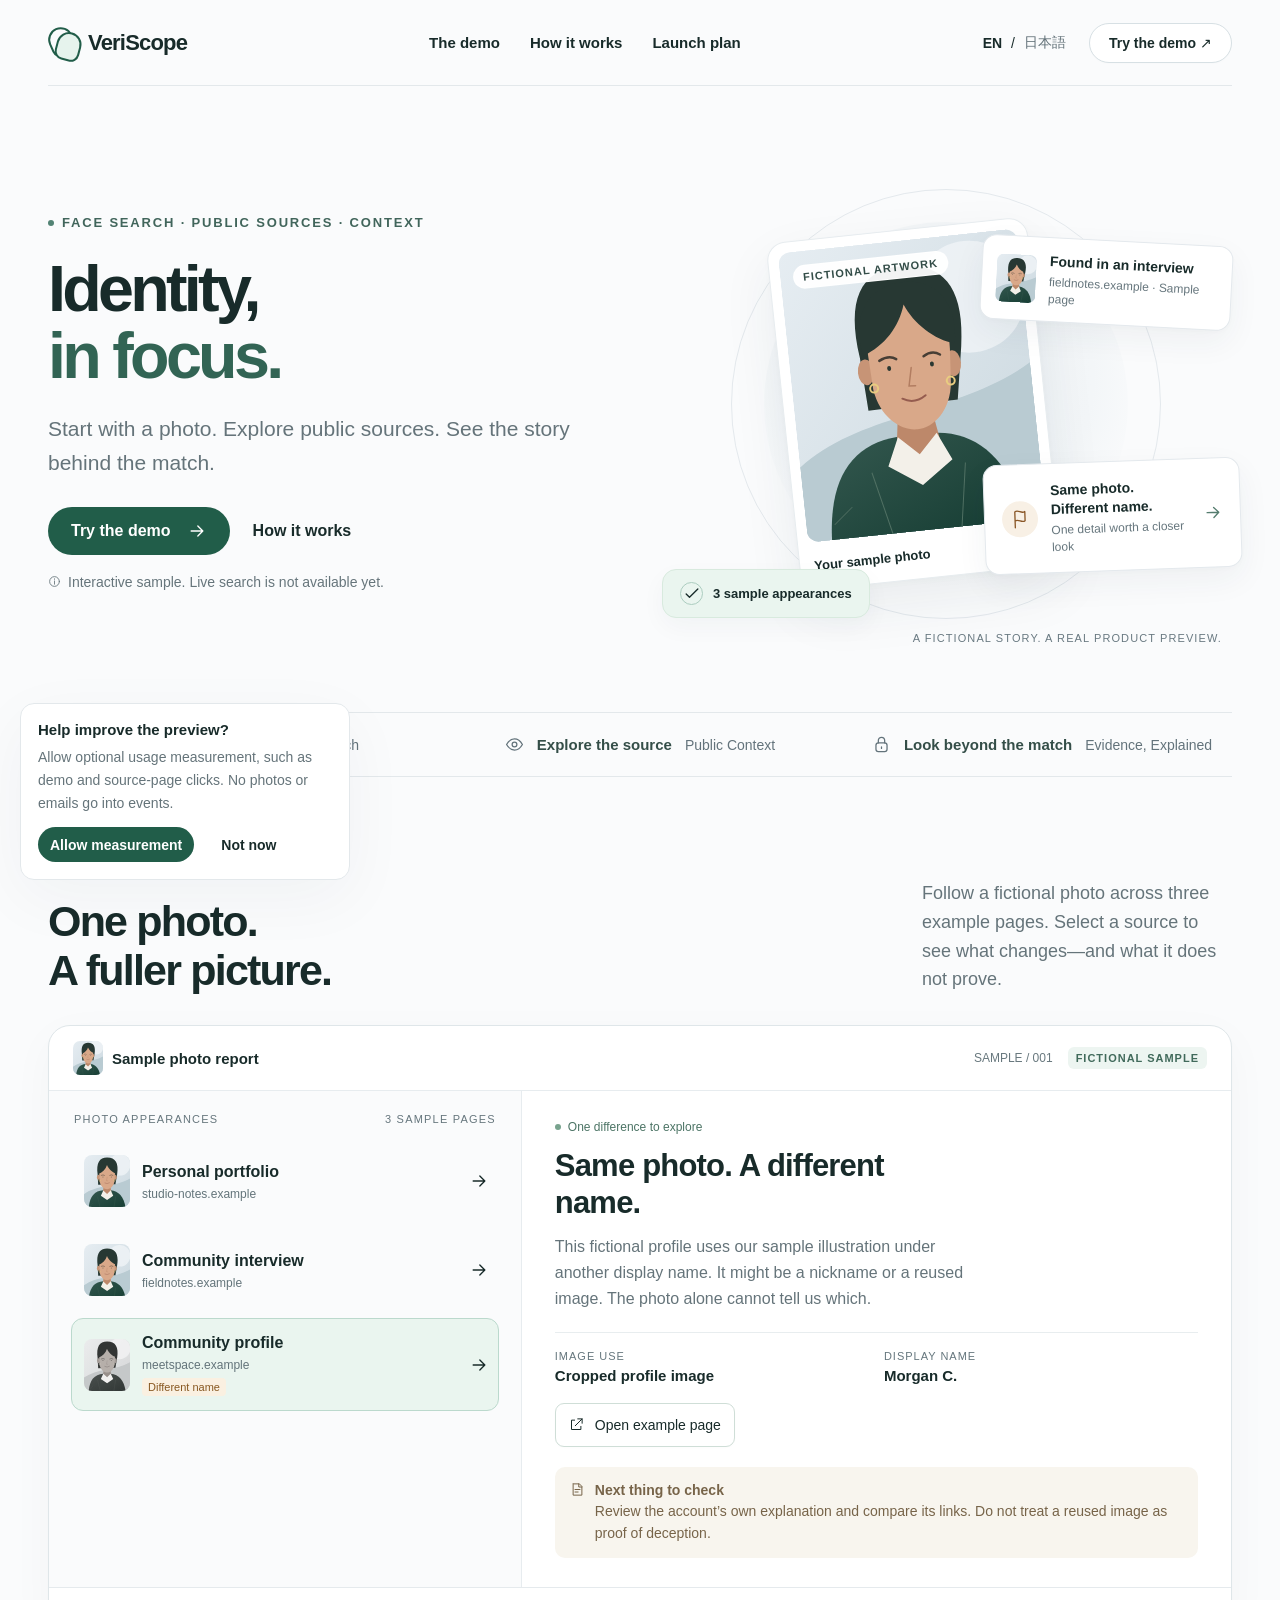
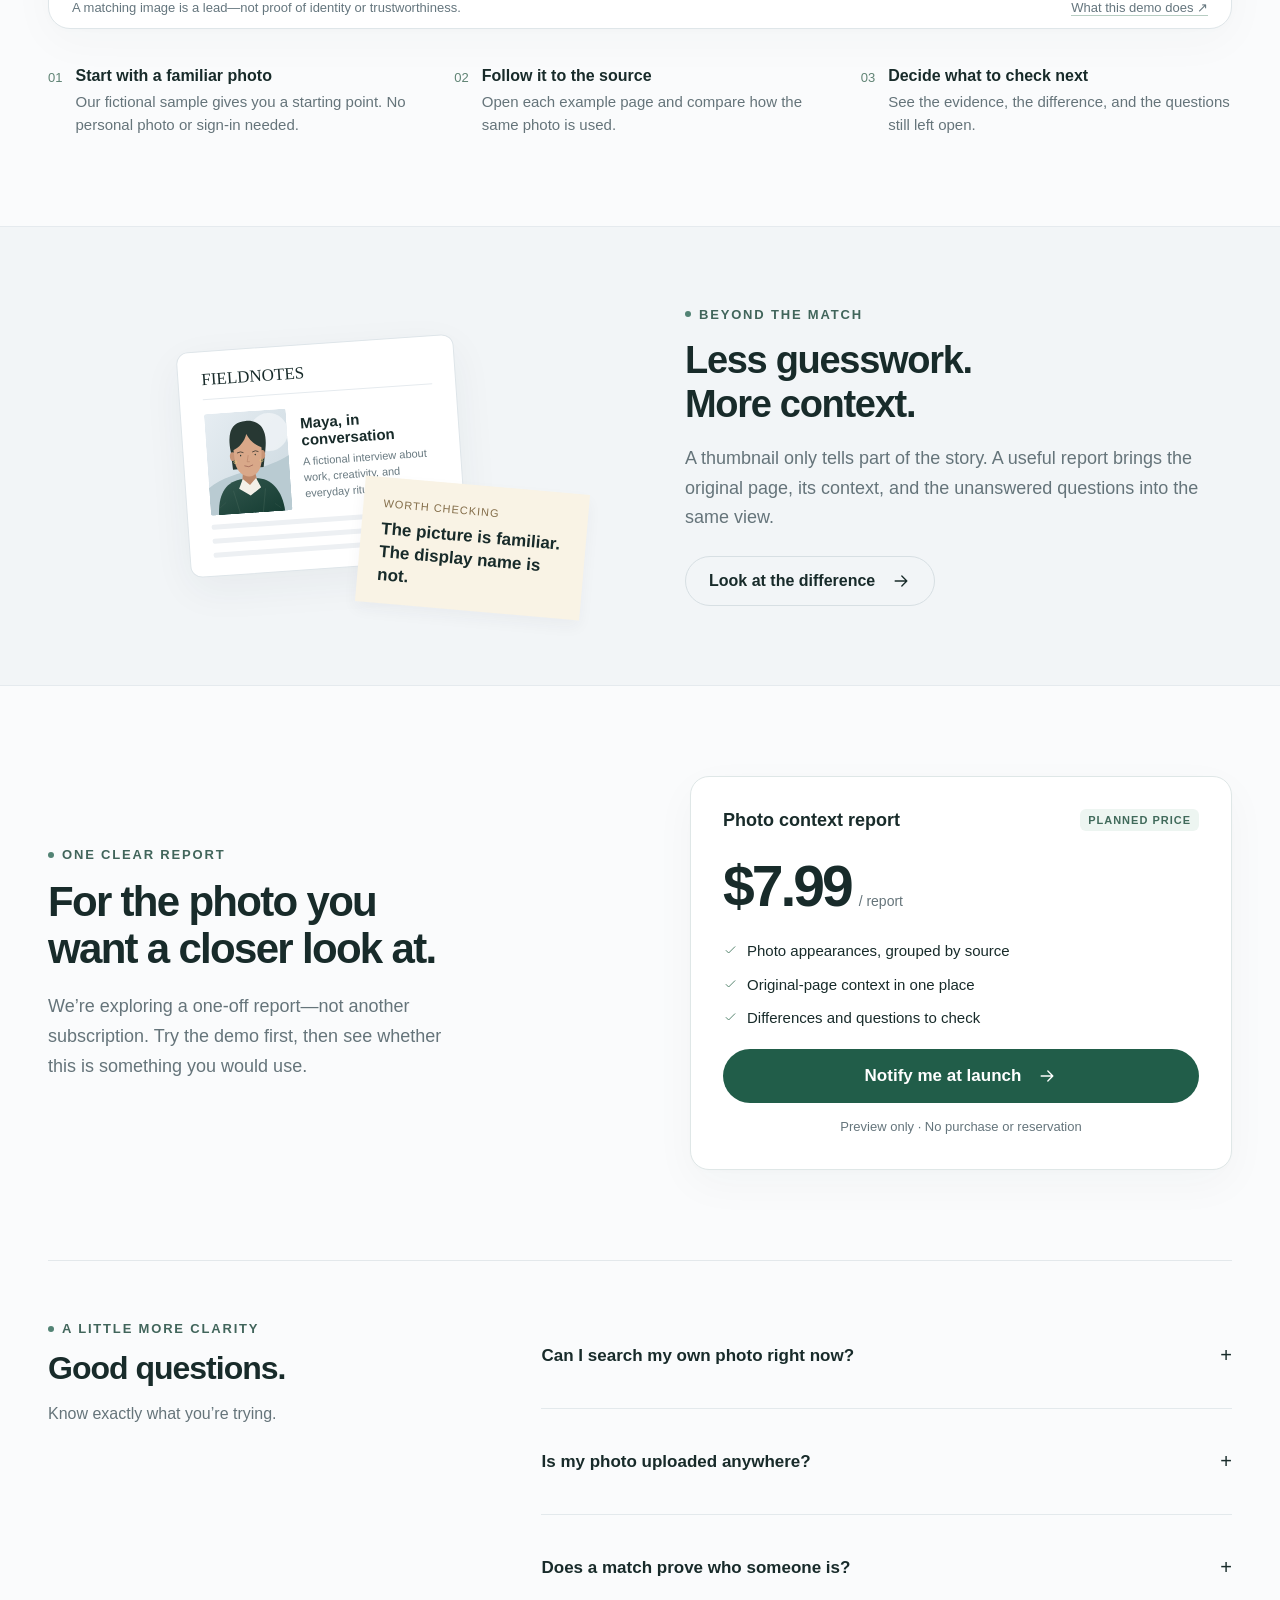
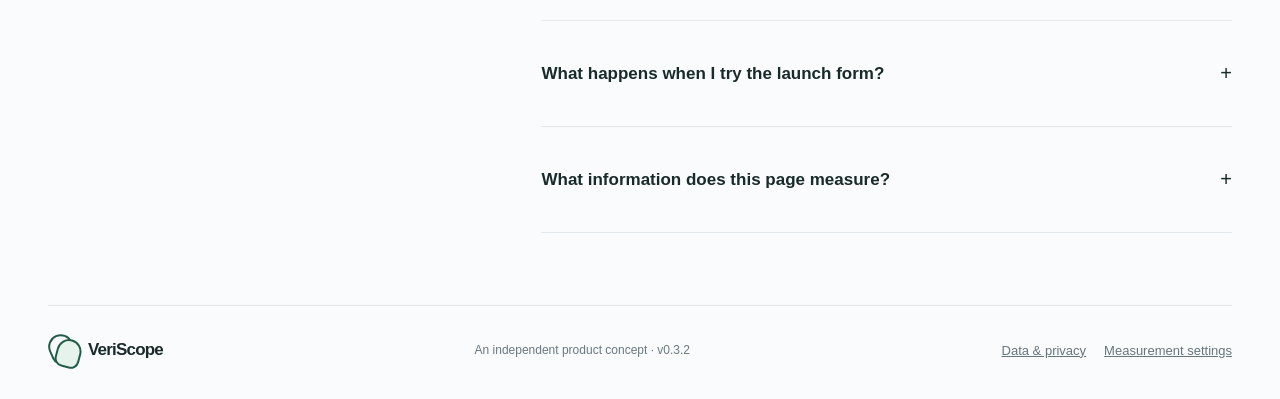
<file: people-intel-test/index.html>
<!doctype html>
<html lang="en"><head><meta charset="utf-8"><meta name="viewport" content="width=device-width,initial-scale=1"><title>VeriScope — Identity, in focus | Interactive demo</title><meta name="description" content="Explore a face-search concept that connects photo appearances, public sources and context. Try the fictional interactive demo; live search is not available yet."><meta name="robots" content="index,follow"><meta name="referrer" content="strict-origin-when-cross-origin"><meta name="theme-color" content="#f7f8f3"><meta name="google-site-verification" content="0CR3cwEPvR1U_HsI79DPAA6Aj3TqxqFtLO0ovwtit6Y"><link rel="canonical" href="https://dylanz-lab.github.io/HE-ZHANG-J.github.io/people-intel-test/"><link rel="alternate" hreflang="en" href="https://dylanz-lab.github.io/HE-ZHANG-J.github.io/people-intel-test/"><link rel="alternate" hreflang="ja" href="https://dylanz-lab.github.io/HE-ZHANG-J.github.io/people-intel-test/ja/"><link rel="alternate" hreflang="x-default" href="https://dylanz-lab.github.io/HE-ZHANG-J.github.io/people-intel-test/"><meta property="og:type" content="website"><meta property="og:title" content="VeriScope — Identity, in focus | Interactive demo"><meta property="og:description" content="Explore a face-search concept that connects photo appearances, public sources and context. Try the fictional interactive demo; live search is not available yet."><meta property="og:url" content="https://dylanz-lab.github.io/HE-ZHANG-J.github.io/people-intel-test/"><meta name="twitter:card" content="summary"><link rel="icon" href="./assets/favicon.svg" type="image/svg+xml"><link rel="stylesheet" href="./assets/style.css?v=0.3"><script src="./assets/app.js?v=0.3" defer></script></head>
<body data-root="./" data-version="0.3" data-visual-version="0.3.1"><script src="./assets/waitlist-core.js?v=0.3.4"></script><script src="./assets/waitlist-transport.js?v=0.3.4"></script><a class="skip" href="#main">Skip to content</a>
<div class="container"><header class="nav"><a class="brand" href="./" aria-label="VeriScope"><span class="brand-mark" aria-hidden="true"></span>VeriScope</a><nav class="nav-middle"><a href="#demo">The demo</a><a href="#how">How it works</a><a href="#launch">Launch plan</a></nav><div class="nav-right"><nav class="lang" aria-label="Language"><a class="active" aria-current="page" href="./" data-language="en">EN</a><span aria-hidden="true">/</span><a class="dim"  href="./ja/" data-language="ja">日本語</a></nav><button class="nav-cta" data-start="nav">Try the demo ↗</button></div></header></div>
<main id="main"><div class="container"><section class="hero"><div class="hero-copy"><div class="eyebrow">FACE SEARCH · PUBLIC SOURCES · CONTEXT</div><h1>Identity,<br><em>in focus.</em></h1><p>Start with a photo. Explore public sources. See the story behind the match.</p><div class="actions"><button class="button primary" data-start="hero">Try the demo<svg viewBox="0 0 24 24" fill="none" stroke="currentColor" stroke-width="1.6" stroke-linecap="round" stroke-linejoin="round" aria-hidden="true"><path d="M5 12h14m-6-6 6 6-6 6"/></svg></button><a class="button text" href="#how">How it works</a></div><p class="micro"><svg viewBox="0 0 24 24" fill="none" stroke="currentColor" stroke-width="1.6" stroke-linecap="round" stroke-linejoin="round" aria-hidden="true"><circle cx="12" cy="12" r="9"/><path d="M12 11v6m0-10v1"/></svg>Interactive sample. Live search is not available yet.</p></div>
<div class="hero-stage"><div class="orbit"></div><div class="stage-spot"></div><div class="photo-card"><img src="./assets/portrait.svg" width="242" height="291" alt="Original illustration of a fictional person, not a real individual." fetchpriority="high"><span class="photo-tag">FICTIONAL ARTWORK</span><div class="photo-label"><b>Your sample photo</b><svg viewBox="0 0 24 24" fill="none" stroke="currentColor" stroke-width="1.6" stroke-linecap="round" stroke-linejoin="round" aria-hidden="true"><rect x="3" y="3" width="18" height="18" rx="4"/><path d="m3 16 6-6 5 5 3-3 4 4"/><circle cx="16" cy="8" r="1"/></svg></div></div><button class="floating source" data-jump-source="interview"><img src="./assets/portrait.svg" alt="" width="43" height="48"><span><b>Found in an interview</b><small>fieldnotes.example · Sample page</small></span></button><button class="floating finding" data-jump-source="profile"><span class="float-icon"><svg viewBox="0 0 24 24" fill="none" stroke="currentColor" stroke-width="1.6" stroke-linecap="round" stroke-linejoin="round" aria-hidden="true"><path d="M6 22V3c4-3 8 3 12 0v11c-4 3-8-3-12 0"/></svg></span><span><b>Same photo. Different name.</b><small>One detail worth a closer look</small></span><span class="float-arrow"><svg viewBox="0 0 24 24" fill="none" stroke="currentColor" stroke-width="1.6" stroke-linecap="round" stroke-linejoin="round" aria-hidden="true"><path d="M5 12h14m-6-6 6 6-6 6"/></svg></span></button><button class="floating count" data-start="hero-card"><span class="count-check"><svg viewBox="0 0 24 24" fill="none" stroke="currentColor" stroke-width="1.6" stroke-linecap="round" stroke-linejoin="round" aria-hidden="true"><path d="m5 12 4 4L19 6"/></svg></span><b>3 sample appearances</b></button><span class="stage-caption">A fictional story. A real product preview.</span></div></section>
<div class="value-strip"><div><svg viewBox="0 0 24 24" fill="none" stroke="currentColor" stroke-width="1.6" stroke-linecap="round" stroke-linejoin="round" aria-hidden="true"><path d="M9 15l6-6M10 7l2-2a5 5 0 0 1 7 7l-2 2M14 17l-2 2a5 5 0 0 1-7-7l2-2"/></svg><b>Search by photo</b><span>Face Search</span></div><div><svg viewBox="0 0 24 24" fill="none" stroke="currentColor" stroke-width="1.6" stroke-linecap="round" stroke-linejoin="round" aria-hidden="true"><path d="M2 12s4-7 10-7 10 7 10 7-4 7-10 7S2 12 2 12Z"/><circle cx="12" cy="12" r="3"/></svg><b>Explore the source</b><span>Public Context</span></div><div><svg viewBox="0 0 24 24" fill="none" stroke="currentColor" stroke-width="1.6" stroke-linecap="round" stroke-linejoin="round" aria-hidden="true"><rect x="5" y="10" width="14" height="11" rx="3"/><path d="M8 10V7a4 4 0 0 1 8 0v3m-4 5v2"/></svg><b>Look beyond the match</b><span>Evidence, Explained</span></div></div>
<section class="section" id="demo"><div class="section-heading"><div><div class="eyebrow">FROM PHOTO TO CONTEXT</div><h2>One photo.<br>A fuller picture.</h2></div><p>Follow a fictional photo across three example pages. Select a source to see what changes—and what it does not prove.</p></div>
<div class="demo-app" id="demoApp" tabindex="-1"><div class="demo-top"><span class="demo-title"><img class="tiny-photo" src="./assets/portrait.svg" width="30" height="34" alt="">Sample photo report</span><div class="demo-top-right"><span class="sample-id">SAMPLE / 001</span><span class="badge">FICTIONAL SAMPLE</span></div></div><div class="demo-body"><div class="source-list" role="group" aria-label="Photo appearances"><div class="list-caption"><span>Photo appearances</span><span>3 sample pages</span></div><button class="result" data-source="portfolio" aria-pressed="false"><img src="./assets/portrait.svg" alt="" width="46" height="52"><span><strong>Personal portfolio</strong><small>studio-notes.example</small></span><svg viewBox="0 0 24 24" fill="none" stroke="currentColor" stroke-width="1.6" stroke-linecap="round" stroke-linejoin="round" aria-hidden="true"><path d="M5 12h14m-6-6 6 6-6 6"/></svg></button><button class="result" data-source="interview" aria-pressed="false"><img src="./assets/portrait.svg" alt="" width="46" height="52"><span><strong>Community interview</strong><small>fieldnotes.example</small></span><svg viewBox="0 0 24 24" fill="none" stroke="currentColor" stroke-width="1.6" stroke-linecap="round" stroke-linejoin="round" aria-hidden="true"><path d="M5 12h14m-6-6 6 6-6 6"/></svg></button><button class="result" data-source="profile" aria-pressed="true"><img src="./assets/portrait.svg" alt="" width="46" height="52"><span><strong>Community profile</strong><small>meetspace.example</small><span class="result-tag">Different name</span></span><svg viewBox="0 0 24 24" fill="none" stroke="currentColor" stroke-width="1.6" stroke-linecap="round" stroke-linejoin="round" aria-hidden="true"><path d="M5 12h14m-6-6 6 6-6 6"/></svg></button></div><article class="result-detail" id="detail" aria-live="polite" aria-atomic="true"><div class="detail-kicker" id="detailLabel">One difference to explore</div><h3 id="detailTitle">Same photo. A different name.</h3><p id="detailBody">This fictional profile uses our sample illustration under another display name. It might be a nickname or a reused image. The photo alone cannot tell us which.</p><dl class="facts"><div><dt>Image use</dt><dd id="detailImageUse">Cropped profile image</dd></div><div><dt>Display name</dt><dd id="detailName">Morgan C.</dd></div></dl><button class="evidence-button" id="openSource"><svg viewBox="0 0 24 24" fill="none" stroke="currentColor" stroke-width="1.6" stroke-linecap="round" stroke-linejoin="round" aria-hidden="true"><path d="M14 3h7v7m0-7L10 14m-1-9H4v15h15v-5"/></svg>Open example page</button><div class="next-step"><svg viewBox="0 0 24 24" fill="none" stroke="currentColor" stroke-width="1.6" stroke-linecap="round" stroke-linejoin="round" aria-hidden="true"><path d="M6 3h9l4 4v14H5V3Zm8 0v5h5M8 12h8m-8 4h5"/></svg><span><strong>Next thing to check</strong><br><span id="detailNext">Review the account’s own explanation and compare its links. Do not treat a reused image as proof of deception.</span></span></div></article></div><div class="demo-bottom"><span>A matching image is a lead—not proof of identity or trustworthiness.</span><a href="#faq">What this demo does ↗</a></div></div>
<div class="workflow" id="how"><div><span class="step-no">01</span><div><h3>Start with a familiar photo</h3><p>Our fictional sample gives you a starting point. No personal photo or sign-in needed.</p></div></div><div><span class="step-no">02</span><div><h3>Follow it to the source</h3><p>Open each example page and compare how the same photo is used.</p></div></div><div><span class="step-no">03</span><div><h3>Decide what to check next</h3><p>See the evidence, the difference, and the questions still left open.</p></div></div></div></section></div>
<section class="story-section"><div class="container story"><div class="story-art" aria-hidden="true"><div class="mini-page"><div class="mini-page-bar">FIELDNOTES</div><div class="mini-article"><img src="./assets/portrait.svg" width="86" height="102" alt="" loading="lazy"><div><b>Maya, in conversation</b><small>A fictional interview about work, creativity, and everyday rituals.</small></div></div><div class="paper-line"></div><div class="paper-line"></div><div class="paper-line short"></div></div><div class="sticky"><small>WORTH CHECKING</small><p>The picture is familiar.<br>The display name is not.</p></div></div><div class="story-copy"><div class="eyebrow">BEYOND THE MATCH</div><h2>Less guesswork.<br>More context.</h2><p>A thumbnail only tells part of the story. A useful report brings the original page, its context, and the unanswered questions into the same view.</p><button class="button outline" data-jump-source="profile">Look at the difference<svg viewBox="0 0 24 24" fill="none" stroke="currentColor" stroke-width="1.6" stroke-linecap="round" stroke-linejoin="round" aria-hidden="true"><path d="M5 12h14m-6-6 6 6-6 6"/></svg></button></div></div></section>
<div class="container"><section class="section pricing-section" id="launch"><div class="pricing-copy"><div class="eyebrow">ONE CLEAR REPORT</div><h2>For the photo you<br>want a closer look at.</h2><p>We’re exploring a one-off report—not another subscription. Try the demo first, then see whether this is something you would use.</p></div><article class="pricing-card"><div class="price-top"><h3>Photo context report</h3><span class="badge">PLANNED PRICE</span></div><div class="price-amount">$7.99<span>/ report</span></div><ul class="price-features"><li><svg viewBox="0 0 24 24" fill="none" stroke="currentColor" stroke-width="1.6" stroke-linecap="round" stroke-linejoin="round" aria-hidden="true"><path d="m5 12 4 4L19 6"/></svg>Photo appearances, grouped by source</li><li><svg viewBox="0 0 24 24" fill="none" stroke="currentColor" stroke-width="1.6" stroke-linecap="round" stroke-linejoin="round" aria-hidden="true"><path d="m5 12 4 4L19 6"/></svg>Original-page context in one place</li><li><svg viewBox="0 0 24 24" fill="none" stroke="currentColor" stroke-width="1.6" stroke-linecap="round" stroke-linejoin="round" aria-hidden="true"><path d="m5 12 4 4L19 6"/></svg>Differences and questions to check</li></ul><button class="button primary full" id="joinOpen"><span class="preview-only">Preview the launch form</span><span class="live-only">Notify me at launch</span><svg viewBox="0 0 24 24" fill="none" stroke="currentColor" stroke-width="1.6" stroke-linecap="round" stroke-linejoin="round" aria-hidden="true"><path d="M5 12h14m-6-6 6 6-6 6"/></svg></button><p class="price-note">Preview only · No purchase or reservation</p></article></section>
<section class="faq" id="faq"><div><div class="eyebrow">A LITTLE MORE CLARITY</div><h2>Good questions.</h2><p>Know exactly what you’re trying.</p></div><div><details><summary>Can I search my own photo right now?</summary><p>Not yet. This page is an interactive demonstration. Every photo, name and source in the report is part of a fictional sample, not a live search result.</p></details><details><summary>Is my photo uploaded anywhere?</summary><p>There is no photo-upload field in this version. The demo uses our own fictional illustration, so you do not need to share a photo to explore it.</p></details><details><summary>Does a match prove who someone is?</summary><p>No. Reused photos, nicknames and lookalikes can be misleading. This concept is about source context and open questions—not verified identities, background checks or judgments about trustworthiness.</p></details><details><summary>What happens when I try the launch form?</summary><p>In preview mode, the form is a local interaction demo: it does not send or save an email. When a real signup service is connected, the form will clearly say that it saves your email, show the data notice, and confirm success only after the server accepts it.</p></details><details><summary>What information does this page measure?</summary><p>The public preview has no third-party counter or analytics tracker. Its event inspector is local to the current tab. A connected backend can optionally record usage after consent; photos and email addresses are never placed in analytics events.</p></details></div></section></div></main><div class="container"><footer class="footer"><a class="brand" href="./"><span class="brand-mark" aria-hidden="true"></span>VeriScope</a><small>An independent product concept · v0.3.2</small><div class="footer-right"><button id="privacyOpen">Data & privacy</button><button id="measurementOpen">Measurement settings</button></div></footer></div>
<dialog class="modal" id="sourceDialog" aria-labelledby="sourceDialogTitle"><div class="modal-head"><span id="sourceDialogTitle">Example source page</span><button class="close" data-close="sourceDialog" aria-label="Close source preview"><svg viewBox="0 0 24 24" fill="none" stroke="currentColor" stroke-width="1.6" stroke-linecap="round" stroke-linejoin="round" aria-hidden="true"><path d="m6 6 12 12M6 18 18 6"/></svg></button></div><div class="modal-body"><div class="browser-address"><svg viewBox="0 0 24 24" fill="none" stroke="currentColor" stroke-width="1.6" stroke-linecap="round" stroke-linejoin="round" aria-hidden="true"><rect x="5" y="10" width="14" height="11" rx="3"/><path d="M8 10V7a4 4 0 0 1 8 0v3m-4 5v2"/></svg><span id="sourceAddress">meetspace.example</span><span class="badge" style="margin-left:auto">FICTIONAL SAMPLE</span></div><div class="source-page"><header id="sourcePageTitle">MEETSPACE</header><div class="source-preview"><img src="./assets/portrait.svg" width="140" height="160" alt="The same fictional illustration in the sample page"><div><h3 id="sourcePageHeading">Morgan C.</h3><p id="sourcePageBody">Reader, weekend explorer, and curious about everything. This fictional profile intentionally reuses our sample artwork under a different display name.</p></div></div></div><p class="sample-note">All artwork, names, domains and page text here are fictional demonstration content. No external website is being opened or searched.</p></div></dialog>
<dialog class="modal join-modal" id="joinDialog" aria-labelledby="joinTitle"><div class="modal-head"><span>VeriScope · Early access</span><button class="close" data-close="joinDialog" aria-label="Close form"><svg viewBox="0 0 24 24" fill="none" stroke="currentColor" stroke-width="1.6" stroke-linecap="round" stroke-linejoin="round" aria-hidden="true"><path d="m6 6 12 12M6 18 18 6"/></svg></button></div><div class="modal-body"><div id="joinFields"><div class="eyebrow">PLANNED PRICE: $7.99</div><h2 id="joinTitle">Be here for the first look.</h2><p class="lead">A photo context report, without committing to a subscription.</p><p class="preview-banner" id="formNotice">Form preview: no email will be sent or saved. Use a sample address to try the interaction.</p><form id="joinForm"><label class="form-field" for="email">Email address</label><input type="email" id="email" name="email" autocomplete="email" required maxlength="254" placeholder="you@example.com"><label class="form-field" for="purpose">What would you use it for? (optional)</label><select id="purpose" name="purpose"><option value="">Choose a reason</option><option value="own_photo">See where my own photo is used</option><option value="authorized">Review photos I have permission to use</option><option value="research">Learn how photo context works</option></select><label class="honeypot" aria-hidden="true">Website<input name="website" id="website" tabindex="-1" autocomplete="off"></label><label class="consent-check"><input type="checkbox" required id="emailConsent"><span id="consentText">I understand this is a form preview, not a signup.</span></label><button class="button primary full" type="submit" id="joinSubmit">Try the form preview<svg viewBox="0 0 24 24" fill="none" stroke="currentColor" stroke-width="1.6" stroke-linecap="round" stroke-linejoin="round" aria-hidden="true"><path d="M5 12h14m-6-6 6 6-6 6"/></svg></button><p class="form-status" id="formStatus" role="status" hidden></p></form></div><div id="joinSuccess" hidden><div class="success-icon"><svg viewBox="0 0 24 24" fill="none" stroke="currentColor" stroke-width="1.6" stroke-linecap="round" stroke-linejoin="round" aria-hidden="true"><path d="m5 12 4 4L19 6"/></svg></div><h2 id="successTitle">Preview complete. Nothing was submitted.</h2><p class="lead" id="successBody">That is how the signup would feel. No email was transmitted, no contact was saved, and you have not joined a list.</p><button class="button primary full" data-close="joinDialog">Back to the demo<svg viewBox="0 0 24 24" fill="none" stroke="currentColor" stroke-width="1.6" stroke-linecap="round" stroke-linejoin="round" aria-hidden="true"><path d="M5 12h14m-6-6 6 6-6 6"/></svg></button></div></div></dialog>
<dialog class="modal join-modal" id="privacyDialog" aria-labelledby="privacyTitle"><div class="modal-head"><span id="privacyTitle">Your data, clearly explained.</span><button class="close" data-close="privacyDialog" aria-label="Close data notice"><svg viewBox="0 0 24 24" fill="none" stroke="currentColor" stroke-width="1.6" stroke-linecap="round" stroke-linejoin="round" aria-hidden="true"><path d="m6 6 12 12M6 18 18 6"/></svg></button></div><div class="modal-body"><p class="lead">This public demo runs without a photo upload, account, payment, third-party analytics, or email collection. Sample artwork and page content are fictional. Hosting providers may process network logs. In preview mode, the form never transmits email and diagnostic events exist only in this tab. When a live backend is connected, an explicit notice appears before signup; only the email, selected purpose, language, consent version and offered plan are stored. Optional usage measurement requires a separate opt-in. Email and photo content are never sent as event properties.</p><p class="lead" id="contactNotice" hidden></p></div></dialog>
<div class="consent-panel" id="consentPanel" hidden role="region" aria-label="Optional measurement"><strong>Help improve the preview?</strong><p id="measureText">Allow optional usage measurement, such as demo and source-page clicks. No photos or emails go into events.</p><div class="actions"><button class="button primary" id="analyticsAllow">Allow measurement</button><button class="button text" id="analyticsDeny">Not now</button></div></div>
<script type="application/json" id="pageData">{"locale": "en", "title": "VeriScope — Identity, in focus | Interactive demo", "desc": "Explore a face-search concept that connects photo appearances, public sources and context. Try the fictional interactive demo; live search is not available yet.", "navdemo": "The demo", "navhow": "How it works", "navprice": "Launch plan", "navcta": "Try the demo", "eyebrow": "FACE SEARCH · PUBLIC SOURCES · CONTEXT", "h1": "Identity,<br><em>in focus.<\/em>", "intro": "Start with a photo. Explore public sources. See the story behind the match.", "demo": "Try the demo", "how": "How it works", "preview": "Interactive sample. Live search is not available yet.", "photo": "Your sample photo", "arttag": "FICTIONAL ARTWORK", "sourcecard": "Found in an interview", "sourcedomain": "fieldnotes.example · Sample page", "finding": "Same photo. Different name.", "findingnote": "One detail worth a closer look", "count": "3 sample appearances", "stagecaption": "A fictional story. A real product preview.", "v1": "Search by photo", "v1p": "Face Search", "v2": "Explore the source", "v2p": "Public Context", "v3": "Look beyond the match", "v3p": "Evidence, Explained", "demoeyebrow": "FROM PHOTO TO CONTEXT", "demoh2": "One photo.<br>A fuller picture.", "demop": "Follow a fictional photo across three example pages. Select a source to see what changes—and what it does not prove.", "reporttitle": "Sample photo report", "fiction": "FICTIONAL SAMPLE", "listcaption": "Photo appearances", "listcount": "3 sample pages", "tag": "Different name", "bottom": "A matching image is a lead—not proof of identity or trustworthiness.", "limitations": "What this demo does", "step1t": "Start with a familiar photo", "step1p": "Our fictional sample gives you a starting point. No personal photo or sign-in needed.", "step2t": "Follow it to the source", "step2p": "Open each example page and compare how the same photo is used.", "step3t": "Decide what to check next", "step3p": "See the evidence, the difference, and the questions still left open.", "storyeyebrow": "BEYOND THE MATCH", "storyh2": "Less guesswork.<br>More context.", "storyp": "A thumbnail only tells part of the story. A useful report brings the original page, its context, and the unanswered questions into the same view.", "storycta": "Look at the difference", "minititle": "FIELDNOTES", "mininame": "Maya, in conversation", "minip": "A fictional interview about work, creativity, and everyday rituals.", "stickylabel": "WORTH CHECKING", "sticky": "The picture is familiar.<br>The display name is not.", "priceeye": "ONE CLEAR REPORT", "priceh2": "For the photo you<br>want a closer look at.", "pricep": "We’re exploring a one-off report—not another subscription. Try the demo first, then see whether this is something you would use.", "pricename": "Photo context report", "proposed": "PLANNED PRICE", "amount": "$7.99", "priceunit": "/ report", "pf1": "Photo appearances, grouped by source", "pf2": "Original-page context in one place", "pf3": "Differences and questions to check", "pricebutton": "Preview the launch form", "livepricebutton": "Notify me at launch", "pricenote": "Preview only · No purchase or reservation", "faqeye": "A LITTLE MORE CLARITY", "faqh2": "Good questions.", "faqp": "Know exactly what you’re trying.", "faqs": [["Can I search my own photo right now?", "Not yet. This page is an interactive demonstration. Every photo, name and source in the report is part of a fictional sample, not a live search result."], ["Is my photo uploaded anywhere?", "There is no photo-upload field in this version. The demo uses our own fictional illustration, so you do not need to share a photo to explore it."], ["Does a match prove who someone is?", "No. Reused photos, nicknames and lookalikes can be misleading. This concept is about source context and open questions—not verified identities, background checks or judgments about trustworthiness."], ["What happens when I try the launch form?", "In preview mode, the form is a local interaction demo: it does not send or save an email. When a real signup service is connected, the form will clearly say that it saves your email, show the data notice, and confirm success only after the server accepts it."], ["What information does this page measure?", "The public preview has no third-party counter or analytics tracker. Its event inspector is local to the current tab. A connected backend can optionally record usage after consent; photos and email addresses are never placed in analytics events."]], "footer": "An independent product concept · v0.3.2", "data": "Data & privacy", "measure": "Measurement settings", "sourceheading": "Example source page", "fictionnote": "All artwork, names, domains and page text here are fictional demonstration content. No external website is being opened or searched.", "nextlabel": "Next thing to check", "openpage": "Open example page", "fact1": "Image use", "fact2": "Display name", "joinheading": "Be here for the first look.", "joinlead": "A photo context report, without committing to a subscription.", "previewbanner": "Form preview: no email will be sent or saved. Use a sample address to try the interaction.", "livebanner": "Your email will be saved to the early-access list. No payment details are requested.", "emaillabel": "Email address", "emailexample": "you@example.com", "whylabel": "What would you use it for? (optional)", "whyoptions": [["", "Choose a reason"], ["own_photo", "See where my own photo is used"], ["authorized", "Review photos I have permission to use"], ["research", "Learn how photo context works"]], "consent": "I agree to receive an email about this product’s launch.", "previewconsent": "I understand this is a form preview, not a signup.", "joinbtn": "Try the form preview", "livesubmit": "Join the early-access list", "previewdone": "Preview complete. Nothing was submitted.", "previewdonebody": "That is how the signup would feel. No email was transmitted, no contact was saved, and you have not joined a list.", "success": "You’re on the early-access list.", "successbody": "Your signup was saved. No purchase or subscription was created.", "backdemo": "Back to the demo", "loading": "Saving your request…", "error": "We could not confirm your signup. Please try again; retrying will not add the same email twice.", "privacytitle": "Your data, clearly explained.", "privacybody": "This public demo runs without a photo upload, account, payment, third-party analytics, or email collection. Sample artwork and page content are fictional. Hosting providers may process network logs. In preview mode, the form never transmits email and diagnostic events exist only in this tab. When a live backend is connected, an explicit notice appears before signup; only the email, selected purpose, language, consent version and offered plan are stored. Optional usage measurement requires a separate opt-in. Email and photo content are never sent as event properties.", "measuretitle": "Help improve the preview?", "measurebody": "Allow optional usage measurement, such as demo and source-page clicks. No photos or emails go into events.", "allow": "Allow measurement", "deny": "Not now", "off": "Measurement is not connected on this preview. Nothing has been sent.", "sources": [{"id": "portfolio", "title": "Personal portfolio", "domain": "studio-notes.example", "label": "Original context", "heading": "A familiar photo, in its own context.", "body": "In this fictional portfolio, the illustration appears beside a short introduction. It gives our sample story a starting point—not independent proof of identity.", "imageUse": "Profile illustration", "displayName": "Maya Chen", "next": "Compare this page’s wording and context with the other appearances.", "pageTitle": "STUDIO NOTES", "pageHeading": "Hello, I’m Maya.", "pageBody": "I make things, collect ideas, and share notes about creative work. This illustration is the portrait I use on my fictional portfolio."}, {"id": "interview", "title": "Community interview", "domain": "fieldnotes.example", "label": "Consistent context", "heading": "The same name. A little more context.", "body": "The example interview uses the same illustration and display name. That is consistent with the portfolio, but matching details alone do not establish who controls either page.", "imageUse": "Interview artwork", "displayName": "Maya Chen", "next": "Read the surrounding text and look for a direct link to the original portfolio.", "pageTitle": "FIELDNOTES", "pageHeading": "Maya, in conversation.", "pageBody": "A fictional conversation about creativity, small rituals, and making space for meaningful work. Illustration credited to the guest’s sample portfolio."}, {"id": "profile", "title": "Community profile", "domain": "meetspace.example", "label": "One difference to explore", "heading": "Same photo. A different name.", "body": "This fictional profile uses our sample illustration under another display name. It might be a nickname or a reused image. The photo alone cannot tell us which.", "imageUse": "Cropped profile image", "displayName": "Morgan C.", "next": "Review the account’s own explanation and compare its links. Do not treat a reused image as proof of deception.", "pageTitle": "MEETSPACE", "pageHeading": "Morgan C.", "pageBody": "Reader, weekend explorer, and curious about everything. This fictional profile intentionally reuses our sample artwork under a different display name."}]}</script><noscript><p class="container sample-note">Enable JavaScript to explore the interactive demo. The sample overview is visible above.</p></noscript></body></html>
</file>
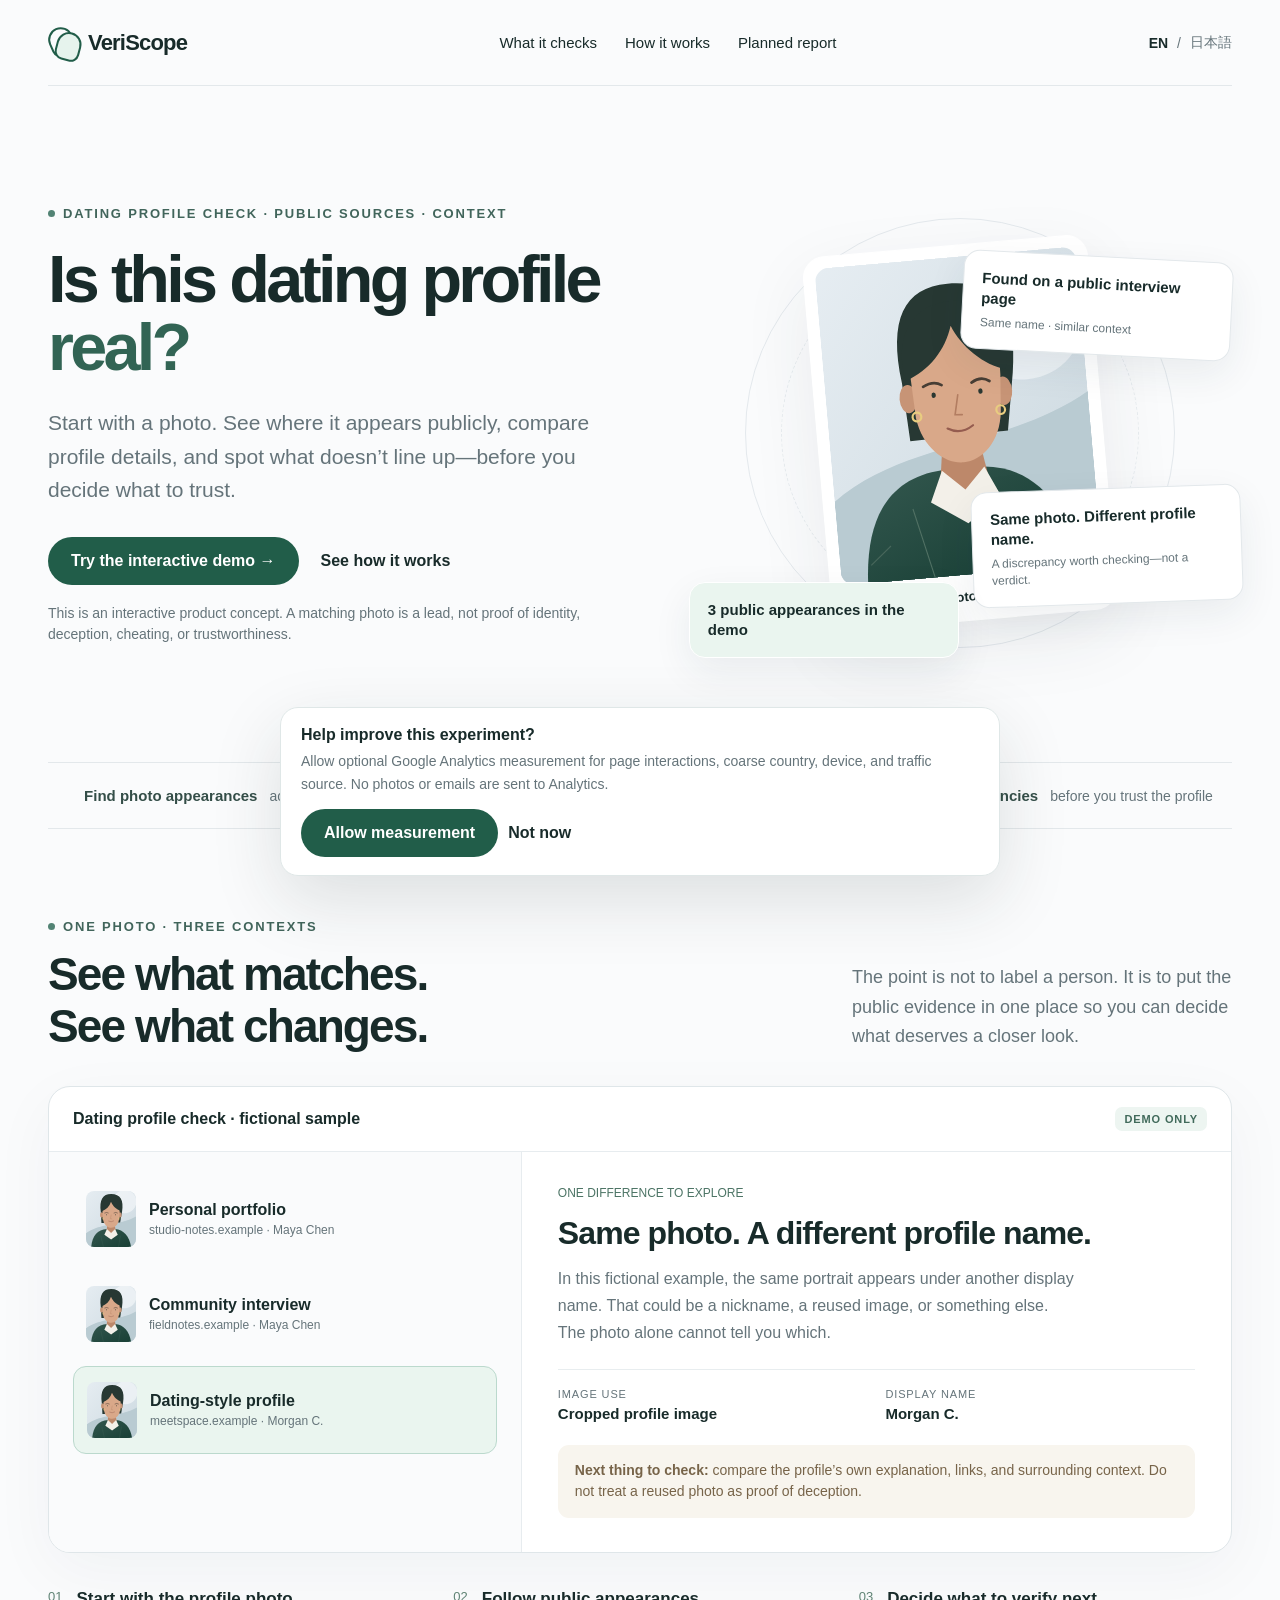
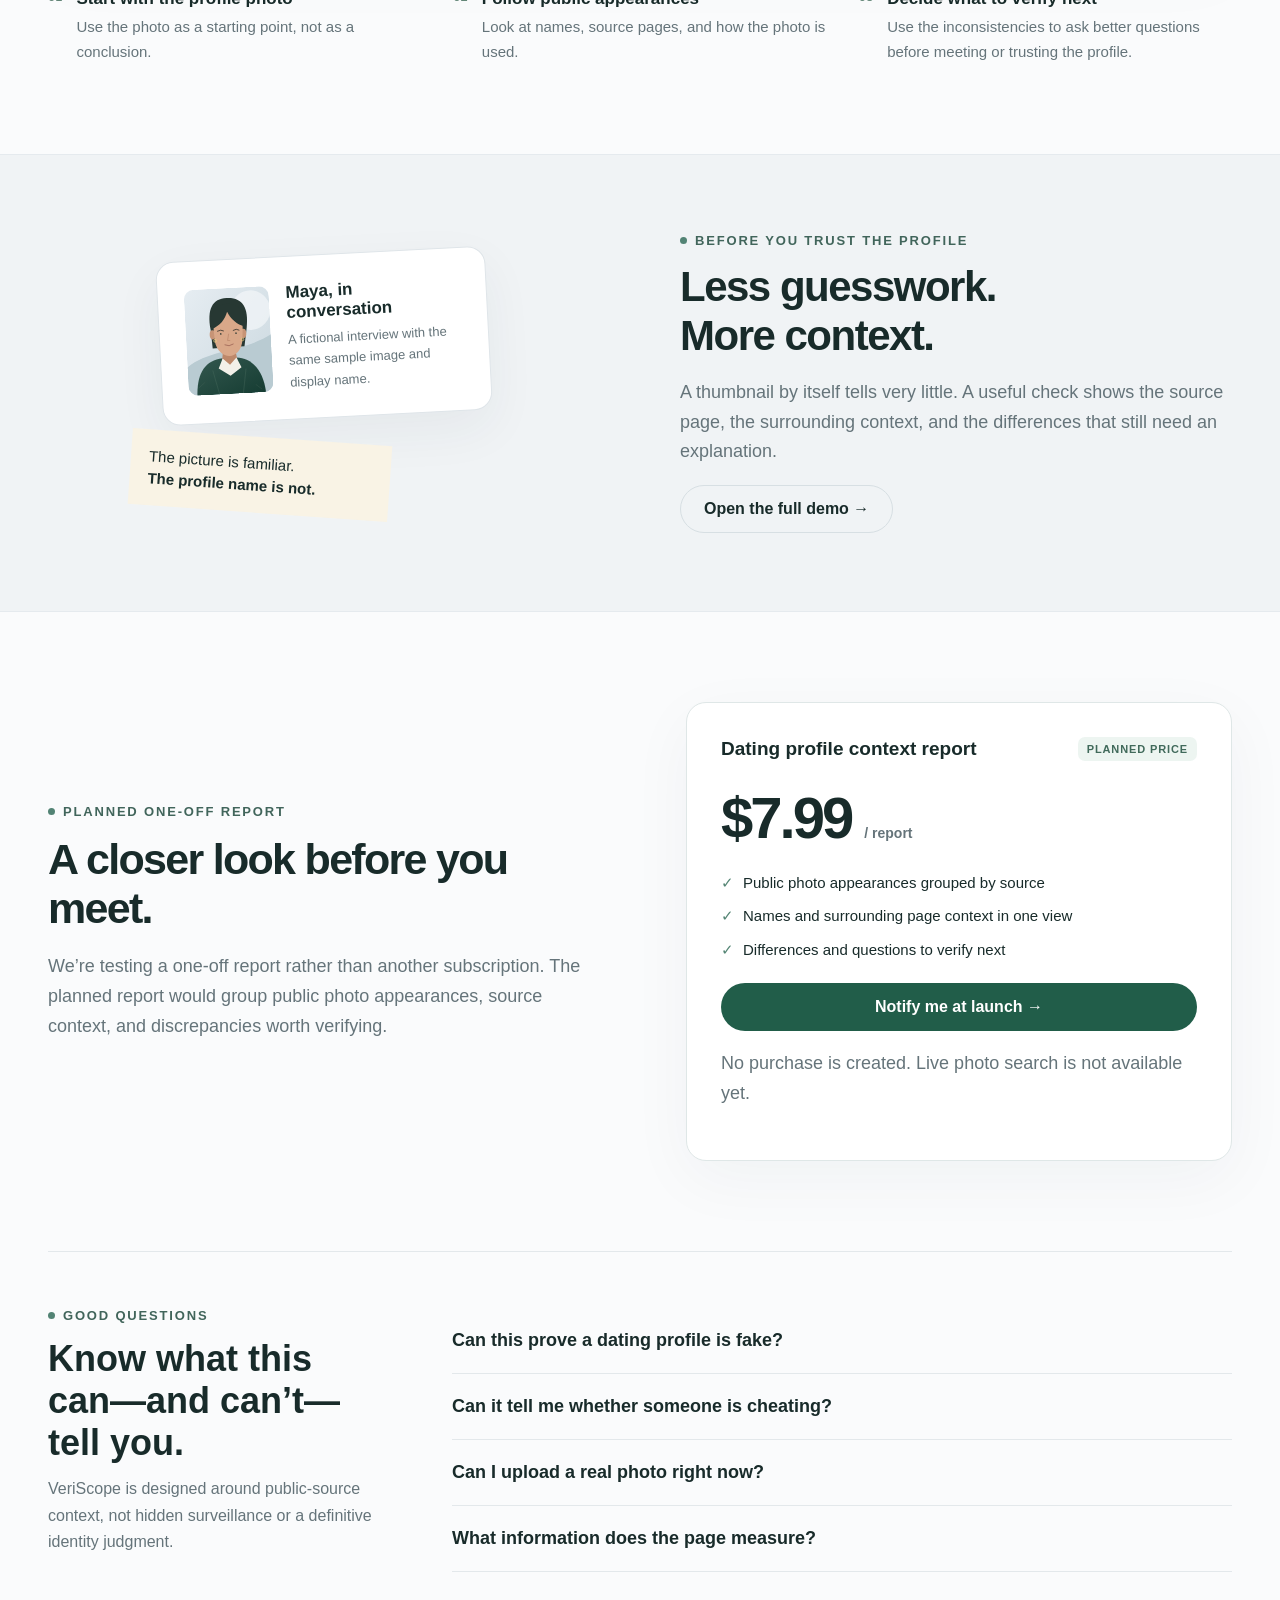
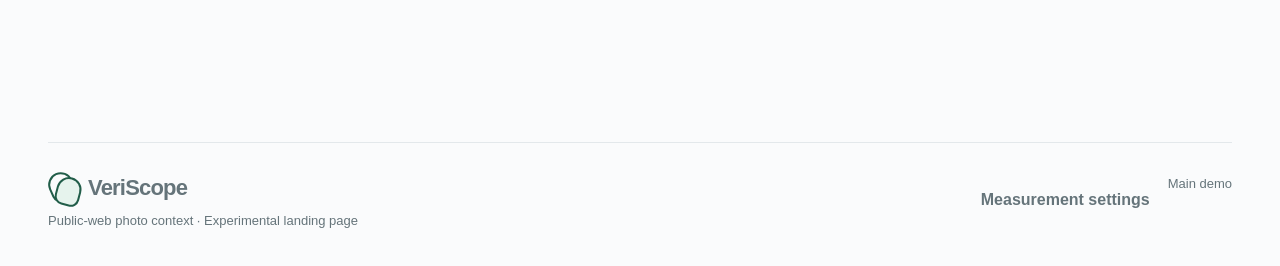
<file: people-intel-test/dating-profile-check/index.html>
<!doctype html>
<html lang="en"><head><meta charset="utf-8"><meta name="viewport" content="width=device-width,initial-scale=1"><title>Is this dating profile real? | VeriScope</title><meta name="description" content="Check a dating profile photo against public-web appearances, compare names and context, and spot inconsistencies before you decide what to trust. Fictional demo; live search is not available yet."><meta name="robots" content="index,follow"><meta name="referrer" content="strict-origin-when-cross-origin"><meta name="theme-color" content="#fafbfc"><link rel="canonical" href="https://dylanz-lab.github.io/HE-ZHANG-J.github.io/people-intel-test/dating-profile-check/"><link rel="alternate" hreflang="en" href="https://dylanz-lab.github.io/HE-ZHANG-J.github.io/people-intel-test/dating-profile-check/"><link rel="alternate" hreflang="ja" href="https://dylanz-lab.github.io/HE-ZHANG-J.github.io/people-intel-test/ja/dating-check/"><link rel="alternate" hreflang="x-default" href="https://dylanz-lab.github.io/HE-ZHANG-J.github.io/people-intel-test/dating-profile-check/"><meta property="og:type" content="website"><meta property="og:title" content="Is this dating profile real? | VeriScope"><meta property="og:description" content="Start with a profile photo. See where it appears publicly and what details do not line up."><meta property="og:url" content="https://dylanz-lab.github.io/HE-ZHANG-J.github.io/people-intel-test/dating-profile-check/"><meta name="twitter:card" content="summary"><link rel="icon" href="../assets/favicon.svg" type="image/svg+xml"><link rel="stylesheet" href="../assets/style.css?v=0.3"><link rel="stylesheet" href="../assets/type-tune.css?v=0.3.6"><link rel="stylesheet" href="../assets/intent-page.css?v=1"></head>
<body class="intent-body" data-root="../" data-intent-theme="us_dating_profile_check">
<a class="skip" href="#main">Skip to content</a>
<div class="intent-shell"><header class="intent-nav"><a class="brand" href="../" aria-label="VeriScope"><span class="brand-mark" aria-hidden="true"></span>VeriScope</a><nav class="intent-nav-links"><a href="#what">What it checks</a><a href="#how">How it works</a><a href="#price">Planned report</a></nav><div class="intent-lang"><a class="active" href="./">EN</a><span>/</span><a href="../ja/dating-check/">日本語</a></div></header></div>
<main id="main">
<div class="intent-shell"><section class="intent-hero"><div><div class="intent-kicker">DATING PROFILE CHECK · PUBLIC SOURCES · CONTEXT</div><h1>Is this dating profile <em>real?</em></h1><p class="intent-lead">Start with a photo. See where it appears publicly, compare profile details, and spot what doesn’t line up—before you decide what to trust.</p><div class="intent-actions"><a class="button primary" data-forward data-track="demo" href="../#demo">Try the interactive demo →</a><a class="button text" data-forward data-track="how" href="../#how">See how it works</a></div><p class="intent-note">This is an interactive product concept. A matching photo is a lead, not proof of identity, deception, cheating, or trustworthiness.</p></div><div class="intent-stage" aria-hidden="true"><div class="intent-orbit"></div><div class="intent-photo"><img src="../assets/portrait.svg" alt=""><div class="intent-photo-label"><b>Sample profile photo</b><span>fictional</span></div></div><div class="intent-floating top"><b>Found on a public interview page</b><small>Same name · similar context</small></div><div class="intent-floating bottom"><b>Same photo. Different profile name.</b><small>A discrepancy worth checking—not a verdict.</small></div><div class="intent-floating count"><b>3 public appearances in the demo</b></div></div></section>
<div class="intent-strip"><div><b>Find photo appearances</b><span>across public pages</span></div><div><b>Compare profile details</b><span>name · source · context</span></div><div><b>Review inconsistencies</b><span>before you trust the profile</span></div></div>
<section class="intent-section" id="what"><div class="intent-heading"><div><div class="intent-kicker">ONE PHOTO · THREE CONTEXTS</div><h2>See what matches.<br>See what changes.</h2></div><p>The point is not to label a person. It is to put the public evidence in one place so you can decide what deserves a closer look.</p></div><div class="intent-demo"><div class="intent-demo-head"><strong>Dating profile check · fictional sample</strong><span class="intent-badge">Demo only</span></div><div class="intent-demo-body"><div class="intent-source-list"><div class="intent-source"><img src="../assets/portrait.svg" alt=""><div><b>Personal portfolio</b><small>studio-notes.example · Maya Chen</small></div></div><div class="intent-source"><img src="../assets/portrait.svg" alt=""><div><b>Community interview</b><small>fieldnotes.example · Maya Chen</small></div></div><div class="intent-source active"><img src="../assets/portrait.svg" alt=""><div><b>Dating-style profile</b><small>meetspace.example · Morgan C.</small></div></div></div><div class="intent-diff"><div class="mini">ONE DIFFERENCE TO EXPLORE</div><h3>Same photo. A different profile name.</h3><p>In this fictional example, the same portrait appears under another display name. That could be a nickname, a reused image, or something else. The photo alone cannot tell you which.</p><div class="intent-facts"><div><small>Image use</small><strong>Cropped profile image</strong></div><div><small>Display name</small><strong>Morgan C.</strong></div></div><div class="intent-warning"><strong>Next thing to check:</strong> compare the profile’s own explanation, links, and surrounding context. Do not treat a reused photo as proof of deception.</div></div></div></div><div class="intent-steps" id="how"><div class="intent-step"><span>01</span><div><h3>Start with the profile photo</h3><p>Use the photo as a starting point, not as a conclusion.</p></div></div><div class="intent-step"><span>02</span><div><h3>Follow public appearances</h3><p>Look at names, source pages, and how the photo is used.</p></div></div><div class="intent-step"><span>03</span><div><h3>Decide what to verify next</h3><p>Use the inconsistencies to ask better questions before meeting or trusting the profile.</p></div></div></div></section></div>
<section class="intent-context"><div class="intent-shell intent-context-grid"><div><div class="intent-context-card"><div class="profile"><img src="../assets/portrait.svg" alt=""><div><b>Maya, in conversation</b><p>A fictional interview with the same sample image and display name.</p></div></div></div><div class="intent-context-note">The picture is familiar.<br><strong>The profile name is not.</strong></div></div><div class="intent-context-copy"><div class="intent-kicker">BEFORE YOU TRUST THE PROFILE</div><h2>Less guesswork.<br>More context.</h2><p>A thumbnail by itself tells very little. A useful check shows the source page, the surrounding context, and the differences that still need an explanation.</p><a class="button outline" data-forward data-track="demo_context" href="../#demo">Open the full demo →</a></div></div></section>
<div class="intent-shell"><section class="intent-section intent-price" id="price"><div><div class="intent-kicker">PLANNED ONE-OFF REPORT</div><h2>A closer look before you meet.</h2><p>We’re testing a one-off report rather than another subscription. The planned report would group public photo appearances, source context, and discrepancies worth verifying.</p></div><article class="intent-price-card"><div class="intent-price-top"><h3>Dating profile context report</h3><span class="intent-badge">Planned price</span></div><div class="intent-amount">$7.99 <span>/ report</span></div><ul class="intent-benefits"><li>Public photo appearances grouped by source</li><li>Names and surrounding page context in one view</li><li>Differences and questions to verify next</li></ul><a class="button primary full" data-forward data-track="launch" href="../#launch">Notify me at launch →</a><p class="intent-note">No purchase is created. Live photo search is not available yet.</p></article></section>
<section class="intent-section intent-faq" id="faq"><div><div class="intent-kicker">GOOD QUESTIONS</div><h2>Know what this can—and can’t—tell you.</h2><p>VeriScope is designed around public-source context, not hidden surveillance or a definitive identity judgment.</p></div><div><details><summary>Can this prove a dating profile is fake?</summary><p>No. It can surface public photo appearances and inconsistencies that may deserve follow-up. It does not prove who controls an account.</p></details><details><summary>Can it tell me whether someone is cheating?</summary><p>No. A photo appearing on another public page cannot establish infidelity or intent. At most, it can give you a public clue to verify yourself.</p></details><details><summary>Can I upload a real photo right now?</summary><p>Not in this validation version. The current experience uses fictional artwork to demonstrate the report and measure demand before live search infrastructure is built.</p></details><details><summary>What information does the page measure?</summary><p>Only after you opt in, Google Analytics measures page interactions, coarse country, device, and traffic source. It does not receive email addresses, photos, filenames, or face data.</p></details></div></section></div>
</main>
<div class="intent-shell"><footer class="intent-footer"><div><a class="brand" href="../"><span class="brand-mark" aria-hidden="true"></span>VeriScope</a><div style="margin-top:8px">Public-web photo context · Experimental landing page</div></div><div class="intent-footer-links"><button class="button text" id="intentMeasure">Measurement settings</button><a href="../">Main demo</a></div></footer></div>
<div class="intent-consent" id="intentConsent"><strong>Help improve this experiment?</strong><p>Allow optional Google Analytics measurement for page interactions, coarse country, device, and traffic source. No photos or emails are sent to Analytics.</p><div class="intent-consent-actions"><button class="button primary" id="intentAllow">Allow measurement</button><button class="button text" id="intentDeny">Not now</button></div></div>
<script src="../assets/intent-page.js?v=1"></script>
</body></html>
</file>
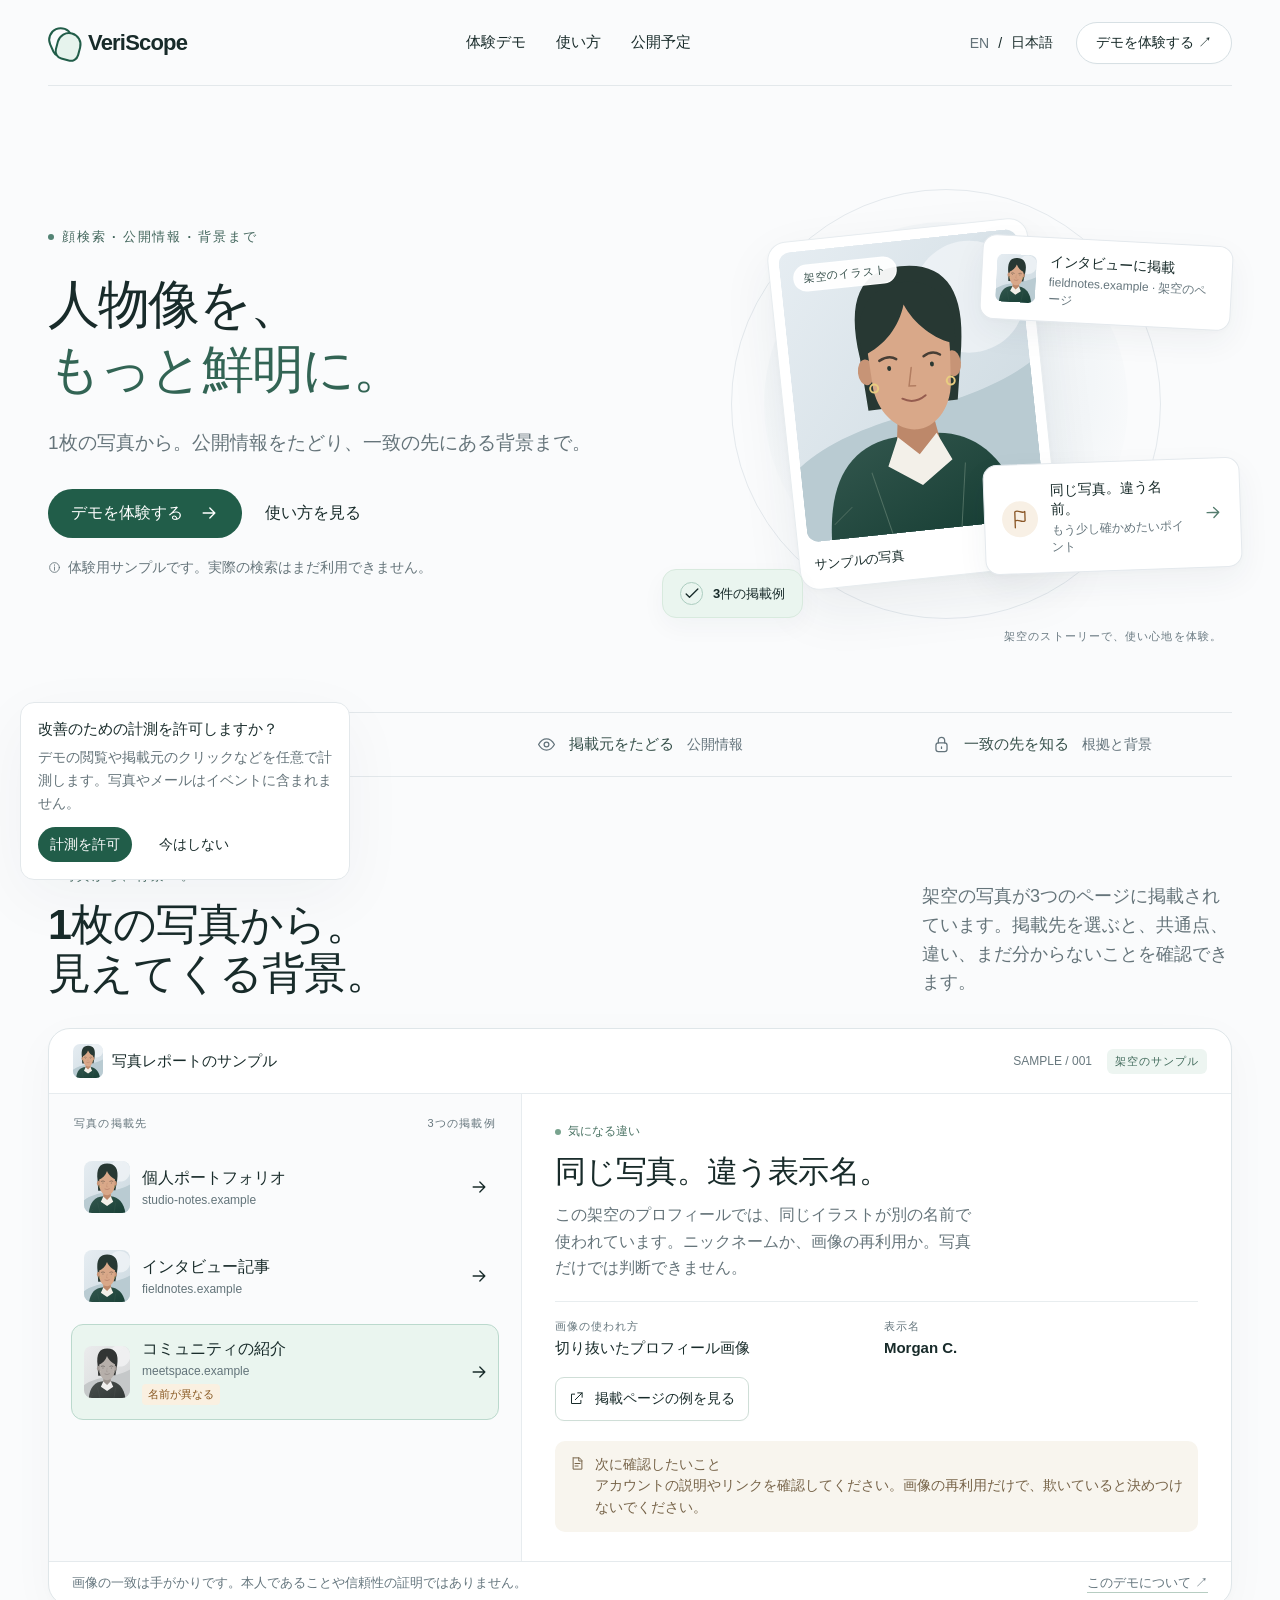
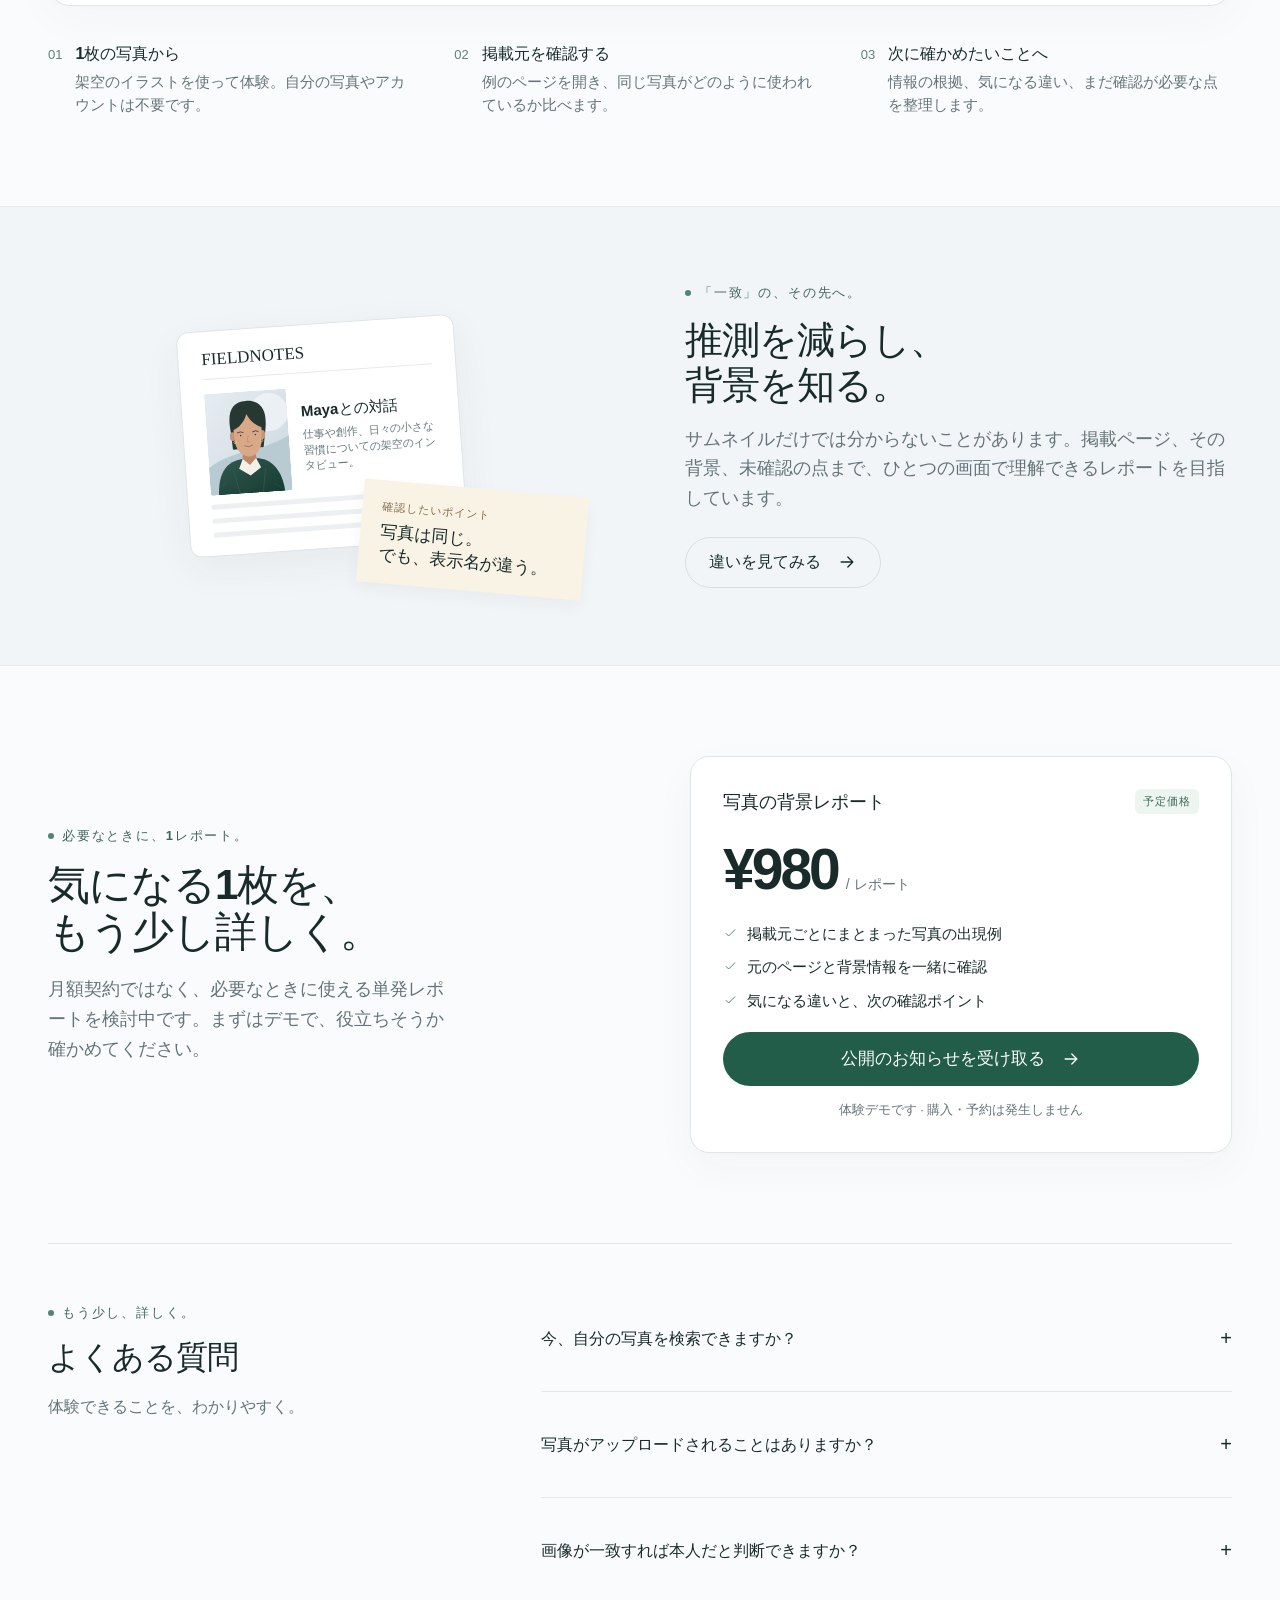
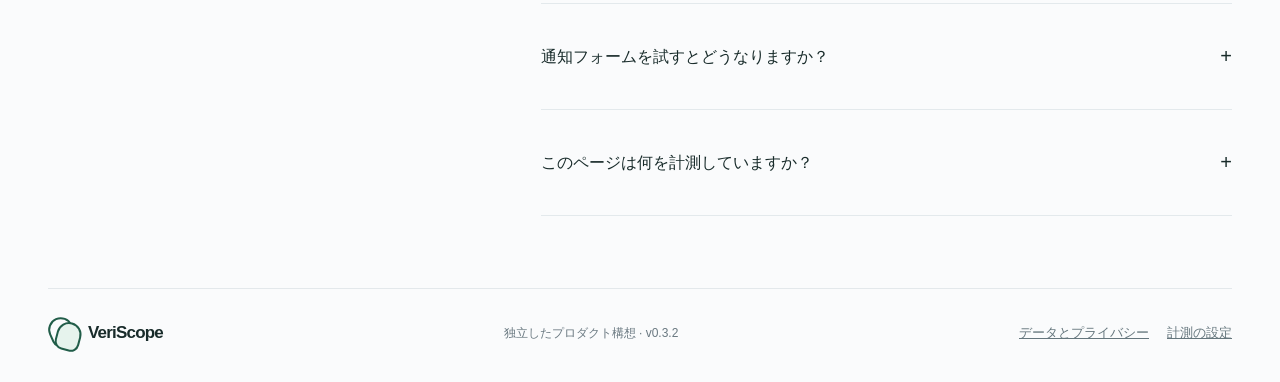
<file: people-intel-test/ja/index.html>
<!doctype html>
<html lang="ja"><head><meta charset="utf-8"><meta name="viewport" content="width=device-width,initial-scale=1"><title>VeriScope — 人物像を、もっと鮮明に | 体験デモ</title><meta name="description" content="写真の掲載先、公開ページ、その背景をつなぐ顔検索の構想。架空のサンプルを使った体験デモです。実際の検索はまだ利用できません。"><meta name="robots" content="index,follow"><meta name="referrer" content="strict-origin-when-cross-origin"><meta name="theme-color" content="#f7f8f3"><link rel="canonical" href="https://dylanz-lab.github.io/HE-ZHANG-J.github.io/people-intel-test/ja/"><link rel="alternate" hreflang="en" href="https://dylanz-lab.github.io/HE-ZHANG-J.github.io/people-intel-test/"><link rel="alternate" hreflang="ja" href="https://dylanz-lab.github.io/HE-ZHANG-J.github.io/people-intel-test/ja/"><link rel="alternate" hreflang="x-default" href="https://dylanz-lab.github.io/HE-ZHANG-J.github.io/people-intel-test/"><meta property="og:type" content="website"><meta property="og:title" content="VeriScope — 人物像を、もっと鮮明に | 体験デモ"><meta property="og:description" content="写真の掲載先、公開ページ、その背景をつなぐ顔検索の構想。架空のサンプルを使った体験デモです。実際の検索はまだ利用できません。"><meta property="og:url" content="https://dylanz-lab.github.io/HE-ZHANG-J.github.io/people-intel-test/ja/"><meta name="twitter:card" content="summary"><link rel="icon" href="../assets/favicon.svg" type="image/svg+xml"><link rel="stylesheet" href="../assets/style.css?v=0.3"><script src="../assets/app.js?v=0.3" defer></script></head>
<body data-root="../" data-version="0.3" data-visual-version="0.3.1"><script src="../assets/waitlist-core.js?v=0.3.4"></script><script src="../assets/waitlist-transport.js?v=0.3.4"></script><a class="skip" href="#main">本文へ</a>
<div class="container"><header class="nav"><a class="brand" href="../" aria-label="VeriScope"><span class="brand-mark" aria-hidden="true"></span>VeriScope</a><nav class="nav-middle"><a href="#demo">体験デモ</a><a href="#how">使い方</a><a href="#launch">公開予定</a></nav><div class="nav-right"><nav class="lang" aria-label="Language"><a class="dim"  href="../" data-language="en">EN</a><span aria-hidden="true">/</span><a class="active" aria-current="page" href="./" data-language="ja">日本語</a></nav><button class="nav-cta" data-start="nav">デモを体験する ↗</button></div></header></div>
<main id="main"><div class="container"><section class="hero"><div class="hero-copy"><div class="eyebrow">顔検索 · 公開情報 · 背景まで</div><h1>人物像を、<br><em>もっと鮮明に。</em></h1><p>1枚の写真から。公開情報をたどり、一致の先にある背景まで。</p><div class="actions"><button class="button primary" data-start="hero">デモを体験する<svg viewBox="0 0 24 24" fill="none" stroke="currentColor" stroke-width="1.6" stroke-linecap="round" stroke-linejoin="round" aria-hidden="true"><path d="M5 12h14m-6-6 6 6-6 6"/></svg></button><a class="button text" href="#how">使い方を見る</a></div><p class="micro"><svg viewBox="0 0 24 24" fill="none" stroke="currentColor" stroke-width="1.6" stroke-linecap="round" stroke-linejoin="round" aria-hidden="true"><circle cx="12" cy="12" r="9"/><path d="M12 11v6m0-10v1"/></svg>体験用サンプルです。実際の検索はまだ利用できません。</p></div>
<div class="hero-stage"><div class="orbit"></div><div class="stage-spot"></div><div class="photo-card"><img src="../assets/portrait.svg" width="242" height="291" alt="架空の人物のイラスト。実在の人物ではありません。" fetchpriority="high"><span class="photo-tag">架空のイラスト</span><div class="photo-label"><b>サンプルの写真</b><svg viewBox="0 0 24 24" fill="none" stroke="currentColor" stroke-width="1.6" stroke-linecap="round" stroke-linejoin="round" aria-hidden="true"><rect x="3" y="3" width="18" height="18" rx="4"/><path d="m3 16 6-6 5 5 3-3 4 4"/><circle cx="16" cy="8" r="1"/></svg></div></div><button class="floating source" data-jump-source="interview"><img src="../assets/portrait.svg" alt="" width="43" height="48"><span><b>インタビューに掲載</b><small>fieldnotes.example · 架空のページ</small></span></button><button class="floating finding" data-jump-source="profile"><span class="float-icon"><svg viewBox="0 0 24 24" fill="none" stroke="currentColor" stroke-width="1.6" stroke-linecap="round" stroke-linejoin="round" aria-hidden="true"><path d="M6 22V3c4-3 8 3 12 0v11c-4 3-8-3-12 0"/></svg></span><span><b>同じ写真。違う名前。</b><small>もう少し確かめたいポイント</small></span><span class="float-arrow"><svg viewBox="0 0 24 24" fill="none" stroke="currentColor" stroke-width="1.6" stroke-linecap="round" stroke-linejoin="round" aria-hidden="true"><path d="M5 12h14m-6-6 6 6-6 6"/></svg></span></button><button class="floating count" data-start="hero-card"><span class="count-check"><svg viewBox="0 0 24 24" fill="none" stroke="currentColor" stroke-width="1.6" stroke-linecap="round" stroke-linejoin="round" aria-hidden="true"><path d="m5 12 4 4L19 6"/></svg></span><b>3件の掲載例</b></button><span class="stage-caption">架空のストーリーで、使い心地を体験。</span></div></section>
<div class="value-strip"><div><svg viewBox="0 0 24 24" fill="none" stroke="currentColor" stroke-width="1.6" stroke-linecap="round" stroke-linejoin="round" aria-hidden="true"><path d="M9 15l6-6M10 7l2-2a5 5 0 0 1 7 7l-2 2M14 17l-2 2a5 5 0 0 1-7-7l2-2"/></svg><b>写真から探す</b><span>顔検索</span></div><div><svg viewBox="0 0 24 24" fill="none" stroke="currentColor" stroke-width="1.6" stroke-linecap="round" stroke-linejoin="round" aria-hidden="true"><path d="M2 12s4-7 10-7 10 7 10 7-4 7-10 7S2 12 2 12Z"/><circle cx="12" cy="12" r="3"/></svg><b>掲載元をたどる</b><span>公開情報</span></div><div><svg viewBox="0 0 24 24" fill="none" stroke="currentColor" stroke-width="1.6" stroke-linecap="round" stroke-linejoin="round" aria-hidden="true"><rect x="5" y="10" width="14" height="11" rx="3"/><path d="M8 10V7a4 4 0 0 1 8 0v3m-4 5v2"/></svg><b>一致の先を知る</b><span>根拠と背景</span></div></div>
<section class="section" id="demo"><div class="section-heading"><div><div class="eyebrow">写真から、背景へ。</div><h2>1枚の写真から。<br>見えてくる背景。</h2></div><p>架空の写真が3つのページに掲載されています。掲載先を選ぶと、共通点、違い、まだ分からないことを確認できます。</p></div>
<div class="demo-app" id="demoApp" tabindex="-1"><div class="demo-top"><span class="demo-title"><img class="tiny-photo" src="../assets/portrait.svg" width="30" height="34" alt="">写真レポートのサンプル</span><div class="demo-top-right"><span class="sample-id">SAMPLE / 001</span><span class="badge">架空のサンプル</span></div></div><div class="demo-body"><div class="source-list" role="group" aria-label="写真の掲載先"><div class="list-caption"><span>写真の掲載先</span><span>3つの掲載例</span></div><button class="result" data-source="portfolio" aria-pressed="false"><img src="../assets/portrait.svg" alt="" width="46" height="52"><span><strong>個人ポートフォリオ</strong><small>studio-notes.example</small></span><svg viewBox="0 0 24 24" fill="none" stroke="currentColor" stroke-width="1.6" stroke-linecap="round" stroke-linejoin="round" aria-hidden="true"><path d="M5 12h14m-6-6 6 6-6 6"/></svg></button><button class="result" data-source="interview" aria-pressed="false"><img src="../assets/portrait.svg" alt="" width="46" height="52"><span><strong>インタビュー記事</strong><small>fieldnotes.example</small></span><svg viewBox="0 0 24 24" fill="none" stroke="currentColor" stroke-width="1.6" stroke-linecap="round" stroke-linejoin="round" aria-hidden="true"><path d="M5 12h14m-6-6 6 6-6 6"/></svg></button><button class="result" data-source="profile" aria-pressed="true"><img src="../assets/portrait.svg" alt="" width="46" height="52"><span><strong>コミュニティの紹介</strong><small>meetspace.example</small><span class="result-tag">名前が異なる</span></span><svg viewBox="0 0 24 24" fill="none" stroke="currentColor" stroke-width="1.6" stroke-linecap="round" stroke-linejoin="round" aria-hidden="true"><path d="M5 12h14m-6-6 6 6-6 6"/></svg></button></div><article class="result-detail" id="detail" aria-live="polite" aria-atomic="true"><div class="detail-kicker" id="detailLabel">気になる違い</div><h3 id="detailTitle">同じ写真。違う表示名。</h3><p id="detailBody">この架空のプロフィールでは、同じイラストが別の名前で使われています。ニックネームか、画像の再利用か。写真だけでは判断できません。</p><dl class="facts"><div><dt>画像の使われ方</dt><dd id="detailImageUse">切り抜いたプロフィール画像</dd></div><div><dt>表示名</dt><dd id="detailName">Morgan C.</dd></div></dl><button class="evidence-button" id="openSource"><svg viewBox="0 0 24 24" fill="none" stroke="currentColor" stroke-width="1.6" stroke-linecap="round" stroke-linejoin="round" aria-hidden="true"><path d="M14 3h7v7m0-7L10 14m-1-9H4v15h15v-5"/></svg>掲載ページの例を見る</button><div class="next-step"><svg viewBox="0 0 24 24" fill="none" stroke="currentColor" stroke-width="1.6" stroke-linecap="round" stroke-linejoin="round" aria-hidden="true"><path d="M6 3h9l4 4v14H5V3Zm8 0v5h5M8 12h8m-8 4h5"/></svg><span><strong>次に確認したいこと</strong><br><span id="detailNext">アカウントの説明やリンクを確認してください。画像の再利用だけで、欺いていると決めつけないでください。</span></span></div></article></div><div class="demo-bottom"><span>画像の一致は手がかりです。本人であることや信頼性の証明ではありません。</span><a href="#faq">このデモについて ↗</a></div></div>
<div class="workflow" id="how"><div><span class="step-no">01</span><div><h3>1枚の写真から</h3><p>架空のイラストを使って体験。自分の写真やアカウントは不要です。</p></div></div><div><span class="step-no">02</span><div><h3>掲載元を確認する</h3><p>例のページを開き、同じ写真がどのように使われているか比べます。</p></div></div><div><span class="step-no">03</span><div><h3>次に確かめたいことへ</h3><p>情報の根拠、気になる違い、まだ確認が必要な点を整理します。</p></div></div></div></section></div>
<section class="story-section"><div class="container story"><div class="story-art" aria-hidden="true"><div class="mini-page"><div class="mini-page-bar">FIELDNOTES</div><div class="mini-article"><img src="../assets/portrait.svg" width="86" height="102" alt="" loading="lazy"><div><b>Mayaとの対話</b><small>仕事や創作、日々の小さな習慣についての架空のインタビュー。</small></div></div><div class="paper-line"></div><div class="paper-line"></div><div class="paper-line short"></div></div><div class="sticky"><small>確認したいポイント</small><p>写真は同じ。<br>でも、表示名が違う。</p></div></div><div class="story-copy"><div class="eyebrow">「一致」の、その先へ。</div><h2>推測を減らし、<br>背景を知る。</h2><p>サムネイルだけでは分からないことがあります。掲載ページ、その背景、未確認の点まで、ひとつの画面で理解できるレポートを目指しています。</p><button class="button outline" data-jump-source="profile">違いを見てみる<svg viewBox="0 0 24 24" fill="none" stroke="currentColor" stroke-width="1.6" stroke-linecap="round" stroke-linejoin="round" aria-hidden="true"><path d="M5 12h14m-6-6 6 6-6 6"/></svg></button></div></div></section>
<div class="container"><section class="section pricing-section" id="launch"><div class="pricing-copy"><div class="eyebrow">必要なときに、1レポート。</div><h2>気になる1枚を、<br>もう少し詳しく。</h2><p>月額契約ではなく、必要なときに使える単発レポートを検討中です。まずはデモで、役立ちそうか確かめてください。</p></div><article class="pricing-card"><div class="price-top"><h3>写真の背景レポート</h3><span class="badge">予定価格</span></div><div class="price-amount">¥980<span>/ レポート</span></div><ul class="price-features"><li><svg viewBox="0 0 24 24" fill="none" stroke="currentColor" stroke-width="1.6" stroke-linecap="round" stroke-linejoin="round" aria-hidden="true"><path d="m5 12 4 4L19 6"/></svg>掲載元ごとにまとまった写真の出現例</li><li><svg viewBox="0 0 24 24" fill="none" stroke="currentColor" stroke-width="1.6" stroke-linecap="round" stroke-linejoin="round" aria-hidden="true"><path d="m5 12 4 4L19 6"/></svg>元のページと背景情報を一緒に確認</li><li><svg viewBox="0 0 24 24" fill="none" stroke="currentColor" stroke-width="1.6" stroke-linecap="round" stroke-linejoin="round" aria-hidden="true"><path d="m5 12 4 4L19 6"/></svg>気になる違いと、次の確認ポイント</li></ul><button class="button primary full" id="joinOpen"><span class="preview-only">通知フォームを体験</span><span class="live-only">公開のお知らせを受け取る</span><svg viewBox="0 0 24 24" fill="none" stroke="currentColor" stroke-width="1.6" stroke-linecap="round" stroke-linejoin="round" aria-hidden="true"><path d="M5 12h14m-6-6 6 6-6 6"/></svg></button><p class="price-note">体験デモです · 購入・予約は発生しません</p></article></section>
<section class="faq" id="faq"><div><div class="eyebrow">もう少し、詳しく。</div><h2>よくある質問</h2><p>体験できることを、わかりやすく。</p></div><div><details><summary>今、自分の写真を検索できますか？</summary><p>まだ利用できません。このページは体験デモです。写真、名前、掲載先はすべて架空のサンプルで、実際の検索結果ではありません。</p></details><details><summary>写真がアップロードされることはありますか？</summary><p>この版には写真のアップロード欄がありません。独自の架空イラストを使用しているため、写真を共有せずに体験できます。</p></details><details><summary>画像が一致すれば本人だと判断できますか？</summary><p>いいえ。画像の転載、ニックネーム、似た外見などで誤解することがあります。この構想は掲載元と背景の確認を支援するもので、本人確認、身元調査、信頼性の判定を行うものではありません。</p></details><details><summary>通知フォームを試すとどうなりますか？</summary><p>プレビューモードではメールアドレスを送信・保存しません。実際の登録サービスが接続された場合は、保存されることとデータの扱いを明示し、サーバーが受け付けた後にだけ登録完了を表示します。</p></details><details><summary>このページは何を計測していますか？</summary><p>公開プレビューに外部の計数・解析サービスは接続されていません。操作ログは現在のタブ内だけにあります。サーバー接続後の任意の利用計測には別途同意を求め、写真やメールアドレスを計測イベントに含めません。</p></details></div></section></div></main><div class="container"><footer class="footer"><a class="brand" href="../"><span class="brand-mark" aria-hidden="true"></span>VeriScope</a><small>独立したプロダクト構想 · v0.3.2</small><div class="footer-right"><button id="privacyOpen">データとプライバシー</button><button id="measurementOpen">計測の設定</button></div></footer></div>
<dialog class="modal" id="sourceDialog" aria-labelledby="sourceDialogTitle"><div class="modal-head"><span id="sourceDialogTitle">掲載元ページのサンプル</span><button class="close" data-close="sourceDialog" aria-label="閉じる"><svg viewBox="0 0 24 24" fill="none" stroke="currentColor" stroke-width="1.6" stroke-linecap="round" stroke-linejoin="round" aria-hidden="true"><path d="m6 6 12 12M6 18 18 6"/></svg></button></div><div class="modal-body"><div class="browser-address"><svg viewBox="0 0 24 24" fill="none" stroke="currentColor" stroke-width="1.6" stroke-linecap="round" stroke-linejoin="round" aria-hidden="true"><rect x="5" y="10" width="14" height="11" rx="3"/><path d="M8 10V7a4 4 0 0 1 8 0v3m-4 5v2"/></svg><span id="sourceAddress">meetspace.example</span><span class="badge" style="margin-left:auto">架空のサンプル</span></div><div class="source-page"><header id="sourcePageTitle">MEETSPACE</header><div class="source-preview"><img src="../assets/portrait.svg" width="140" height="160" alt="サンプルの架空イラスト"><div><h3 id="sourcePageHeading">Morgan C.</h3><p id="sourcePageBody">読書と週末の散策が好き。いろいろなことに興味があります。この架空のプロフィールでは、違う表示名でサンプルのイラストを意図的に再利用しています。</p></div></div></div><p class="sample-note">イラスト、名前、ドメイン、文章はすべて架空のデモ用コンテンツです。外部サイトの閲覧や検索は行っていません。</p></div></dialog>
<dialog class="modal join-modal" id="joinDialog" aria-labelledby="joinTitle"><div class="modal-head"><span>VeriScope · 公開案内</span><button class="close" data-close="joinDialog" aria-label="閉じる"><svg viewBox="0 0 24 24" fill="none" stroke="currentColor" stroke-width="1.6" stroke-linecap="round" stroke-linejoin="round" aria-hidden="true"><path d="m6 6 12 12M6 18 18 6"/></svg></button></div><div class="modal-body"><div id="joinFields"><div class="eyebrow">予定価格: ¥980</div><h2 id="joinTitle">最初の公開を、いち早く。</h2><p class="lead">定期契約なしで使える、写真の背景レポート。</p><p class="preview-banner" id="formNotice">フォームの体験デモです。メールは送信・保存されません。例のアドレスで操作をお試しください。</p><form id="joinForm"><label class="form-field" for="email">メールアドレス</label><input type="email" id="email" name="email" autocomplete="email" required maxlength="254" placeholder="you@example.com"><label class="form-field" for="purpose">どのように使いたいですか？（任意）</label><select id="purpose" name="purpose"><option value="">用途を選択</option><option value="own_photo">自分の写真の掲載先を調べたい</option><option value="authorized">許可を得た写真について確認したい</option><option value="research">写真の背景確認について知りたい</option></select><label class="honeypot" aria-hidden="true">Website<input name="website" id="website" tabindex="-1" autocomplete="off"></label><label class="consent-check"><input type="checkbox" required id="emailConsent"><span id="consentText">登録ではなくフォームの体験デモであることを理解しました。</span></label><button class="button primary full" type="submit" id="joinSubmit">フォームを試す<svg viewBox="0 0 24 24" fill="none" stroke="currentColor" stroke-width="1.6" stroke-linecap="round" stroke-linejoin="round" aria-hidden="true"><path d="M5 12h14m-6-6 6 6-6 6"/></svg></button><p class="form-status" id="formStatus" role="status" hidden></p></form></div><div id="joinSuccess" hidden><div class="success-icon"><svg viewBox="0 0 24 24" fill="none" stroke="currentColor" stroke-width="1.6" stroke-linecap="round" stroke-linejoin="round" aria-hidden="true"><path d="m5 12 4 4L19 6"/></svg></div><h2 id="successTitle">体験完了。送信されていません。</h2><p class="lead" id="successBody">登録の流れを体験しました。メールは送信・保存されておらず、案内リストにも登録されていません。</p><button class="button primary full" data-close="joinDialog">デモに戻る<svg viewBox="0 0 24 24" fill="none" stroke="currentColor" stroke-width="1.6" stroke-linecap="round" stroke-linejoin="round" aria-hidden="true"><path d="M5 12h14m-6-6 6 6-6 6"/></svg></button></div></div></dialog>
<dialog class="modal join-modal" id="privacyDialog" aria-labelledby="privacyTitle"><div class="modal-head"><span id="privacyTitle">データの扱いを、明確に。</span><button class="close" data-close="privacyDialog" aria-label="閉じる"><svg viewBox="0 0 24 24" fill="none" stroke="currentColor" stroke-width="1.6" stroke-linecap="round" stroke-linejoin="round" aria-hidden="true"><path d="m6 6 12 12M6 18 18 6"/></svg></button></div><div class="modal-body"><p class="lead">この公開デモには写真のアップロード、アカウント、決済、外部解析、メールの収集はありません。画像と掲載ページは架空のサンプルです。ホスティング事業者が通信ログを処理する場合があります。プレビューモードのフォームはメールを送信せず、操作ログはタブ内にだけ存在します。実際のサーバー接続後は、登録前に通知を表示し、メール、任意の用途、言語、同意の版、表示プランだけを保存します。任意の利用計測は別途同意が必要で、メールや写真の内容を含めません。</p><p class="lead" id="contactNotice" hidden></p></div></dialog>
<div class="consent-panel" id="consentPanel" hidden role="region" aria-label="任意の利用計測"><strong>改善のための計測を許可しますか？</strong><p id="measureText">デモの閲覧や掲載元のクリックなどを任意で計測します。写真やメールはイベントに含まれません。</p><div class="actions"><button class="button primary" id="analyticsAllow">計測を許可</button><button class="button text" id="analyticsDeny">今はしない</button></div></div>
<script type="application/json" id="pageData">{"locale": "ja", "title": "VeriScope — 人物像を、もっと鮮明に | 体験デモ", "desc": "写真の掲載先、公開ページ、その背景をつなぐ顔検索の構想。架空のサンプルを使った体験デモです。実際の検索はまだ利用できません。", "navdemo": "体験デモ", "navhow": "使い方", "navprice": "公開予定", "navcta": "デモを体験する", "eyebrow": "顔検索 · 公開情報 · 背景まで", "h1": "人物像を、<br><em>もっと鮮明に。<\/em>", "intro": "1枚の写真から。公開情報をたどり、一致の先にある背景まで。", "demo": "デモを体験する", "how": "使い方を見る", "preview": "体験用サンプルです。実際の検索はまだ利用できません。", "photo": "サンプルの写真", "arttag": "架空のイラスト", "sourcecard": "インタビューに掲載", "sourcedomain": "fieldnotes.example · 架空のページ", "finding": "同じ写真。違う名前。", "findingnote": "もう少し確かめたいポイント", "count": "3件の掲載例", "stagecaption": "架空のストーリーで、使い心地を体験。", "v1": "写真から探す", "v1p": "顔検索", "v2": "掲載元をたどる", "v2p": "公開情報", "v3": "一致の先を知る", "v3p": "根拠と背景", "demoeyebrow": "写真から、背景へ。", "demoh2": "1枚の写真から。<br>見えてくる背景。", "demop": "架空の写真が3つのページに掲載されています。掲載先を選ぶと、共通点、違い、まだ分からないことを確認できます。", "reporttitle": "写真レポートのサンプル", "fiction": "架空のサンプル", "listcaption": "写真の掲載先", "listcount": "3つの掲載例", "tag": "名前が異なる", "bottom": "画像の一致は手がかりです。本人であることや信頼性の証明ではありません。", "limitations": "このデモについて", "step1t": "1枚の写真から", "step1p": "架空のイラストを使って体験。自分の写真やアカウントは不要です。", "step2t": "掲載元を確認する", "step2p": "例のページを開き、同じ写真がどのように使われているか比べます。", "step3t": "次に確かめたいことへ", "step3p": "情報の根拠、気になる違い、まだ確認が必要な点を整理します。", "storyeyebrow": "「一致」の、その先へ。", "storyh2": "推測を減らし、<br>背景を知る。", "storyp": "サムネイルだけでは分からないことがあります。掲載ページ、その背景、未確認の点まで、ひとつの画面で理解できるレポートを目指しています。", "storycta": "違いを見てみる", "minititle": "FIELDNOTES", "mininame": "Mayaとの対話", "minip": "仕事や創作、日々の小さな習慣についての架空のインタビュー。", "stickylabel": "確認したいポイント", "sticky": "写真は同じ。<br>でも、表示名が違う。", "priceeye": "必要なときに、1レポート。", "priceh2": "気になる1枚を、<br>もう少し詳しく。", "pricep": "月額契約ではなく、必要なときに使える単発レポートを検討中です。まずはデモで、役立ちそうか確かめてください。", "pricename": "写真の背景レポート", "proposed": "予定価格", "amount": "¥980", "priceunit": "/ レポート", "pf1": "掲載元ごとにまとまった写真の出現例", "pf2": "元のページと背景情報を一緒に確認", "pf3": "気になる違いと、次の確認ポイント", "pricebutton": "通知フォームを体験", "livepricebutton": "公開のお知らせを受け取る", "pricenote": "体験デモです · 購入・予約は発生しません", "faqeye": "もう少し、詳しく。", "faqh2": "よくある質問", "faqp": "体験できることを、わかりやすく。", "faqs": [["今、自分の写真を検索できますか？", "まだ利用できません。このページは体験デモです。写真、名前、掲載先はすべて架空のサンプルで、実際の検索結果ではありません。"], ["写真がアップロードされることはありますか？", "この版には写真のアップロード欄がありません。独自の架空イラストを使用しているため、写真を共有せずに体験できます。"], ["画像が一致すれば本人だと判断できますか？", "いいえ。画像の転載、ニックネーム、似た外見などで誤解することがあります。この構想は掲載元と背景の確認を支援するもので、本人確認、身元調査、信頼性の判定を行うものではありません。"], ["通知フォームを試すとどうなりますか？", "プレビューモードではメールアドレスを送信・保存しません。実際の登録サービスが接続された場合は、保存されることとデータの扱いを明示し、サーバーが受け付けた後にだけ登録完了を表示します。"], ["このページは何を計測していますか？", "公開プレビューに外部の計数・解析サービスは接続されていません。操作ログは現在のタブ内だけにあります。サーバー接続後の任意の利用計測には別途同意を求め、写真やメールアドレスを計測イベントに含めません。"]], "footer": "独立したプロダクト構想 · v0.3.2", "data": "データとプライバシー", "measure": "計測の設定", "sourceheading": "掲載元ページのサンプル", "fictionnote": "イラスト、名前、ドメイン、文章はすべて架空のデモ用コンテンツです。外部サイトの閲覧や検索は行っていません。", "nextlabel": "次に確認したいこと", "openpage": "掲載ページの例を見る", "fact1": "画像の使われ方", "fact2": "表示名", "joinheading": "最初の公開を、いち早く。", "joinlead": "定期契約なしで使える、写真の背景レポート。", "previewbanner": "フォームの体験デモです。メールは送信・保存されません。例のアドレスで操作をお試しください。", "livebanner": "メールアドレスを先行案内リストに保存します。お支払い情報は不要です。", "emaillabel": "メールアドレス", "emailexample": "you@example.com", "whylabel": "どのように使いたいですか？（任意）", "whyoptions": [["", "用途を選択"], ["own_photo", "自分の写真の掲載先を調べたい"], ["authorized", "許可を得た写真について確認したい"], ["research", "写真の背景確認について知りたい"]], "consent": "このプロダクトの公開に関するメールを受け取ることに同意します。", "previewconsent": "登録ではなくフォームの体験デモであることを理解しました。", "joinbtn": "フォームを試す", "livesubmit": "公開案内に登録する", "previewdone": "体験完了。送信されていません。", "previewdonebody": "登録の流れを体験しました。メールは送信・保存されておらず、案内リストにも登録されていません。", "success": "公開案内に登録しました。", "successbody": "登録を保存しました。購入や定期契約は発生していません。", "backdemo": "デモに戻る", "loading": "登録内容を保存しています…", "error": "登録完了を確認できませんでした。もう一度お試しください。同じメールが重複して登録されることはありません。", "privacytitle": "データの扱いを、明確に。", "privacybody": "この公開デモには写真のアップロード、アカウント、決済、外部解析、メールの収集はありません。画像と掲載ページは架空のサンプルです。ホスティング事業者が通信ログを処理する場合があります。プレビューモードのフォームはメールを送信せず、操作ログはタブ内にだけ存在します。実際のサーバー接続後は、登録前に通知を表示し、メール、任意の用途、言語、同意の版、表示プランだけを保存します。任意の利用計測は別途同意が必要で、メールや写真の内容を含めません。", "measuretitle": "改善のための計測を許可しますか？", "measurebody": "デモの閲覧や掲載元のクリックなどを任意で計測します。写真やメールはイベントに含まれません。", "allow": "計測を許可", "deny": "今はしない", "off": "このプレビューには計測サービスが接続されていません。データは送信されていません。", "sources": [{"id": "portfolio", "title": "個人ポートフォリオ", "domain": "studio-notes.example", "label": "最初の背景情報", "heading": "見覚えのある写真。元の紹介文。", "body": "この架空のポートフォリオでは、イラストが自己紹介と一緒に掲載されています。サンプルの出発点ですが、本人を独立に証明する情報ではありません。", "imageUse": "プロフィールのイラスト", "displayName": "Maya Chen", "next": "文章や使われ方を、ほかの掲載先と比較してください。", "pageTitle": "STUDIO NOTES", "pageHeading": "こんにちは、Mayaです。", "pageBody": "ものづくりとアイデア集めが好きです。創作に関するノートを共有しています。このイラストは架空のポートフォリオ用の肖像です。"}, {"id": "interview", "title": "インタビュー記事", "domain": "fieldnotes.example", "label": "共通する背景情報", "heading": "同じ名前。もう少し詳しい背景。", "body": "架空のインタビューに同じイラストと表示名が使われています。内容は一致していますが、それだけで各ページの管理者が同じだとは判断できません。", "imageUse": "インタビュー用イラスト", "displayName": "Maya Chen", "next": "前後の文章を読み、元のポートフォリオへのリンクがあるか確認してください。", "pageTitle": "FIELDNOTES", "pageHeading": "Mayaとの対話。", "pageBody": "創作や日々の習慣、大切な仕事のための時間についての架空のインタビュー。イラストはサンプルのポートフォリオから引用した設定です。"}, {"id": "profile", "title": "コミュニティの紹介", "domain": "meetspace.example", "label": "気になる違い", "heading": "同じ写真。違う表示名。", "body": "この架空のプロフィールでは、同じイラストが別の名前で使われています。ニックネームか、画像の再利用か。写真だけでは判断できません。", "imageUse": "切り抜いたプロフィール画像", "displayName": "Morgan C.", "next": "アカウントの説明やリンクを確認してください。画像の再利用だけで、欺いていると決めつけないでください。", "pageTitle": "MEETSPACE", "pageHeading": "Morgan C.", "pageBody": "読書と週末の散策が好き。いろいろなことに興味があります。この架空のプロフィールでは、違う表示名でサンプルのイラストを意図的に再利用しています。"}]}</script><noscript><p class="container sample-note">この体験デモの操作にはJavaScriptが必要です。掲載例は上に表示されています。</p></noscript></body></html>
</file>
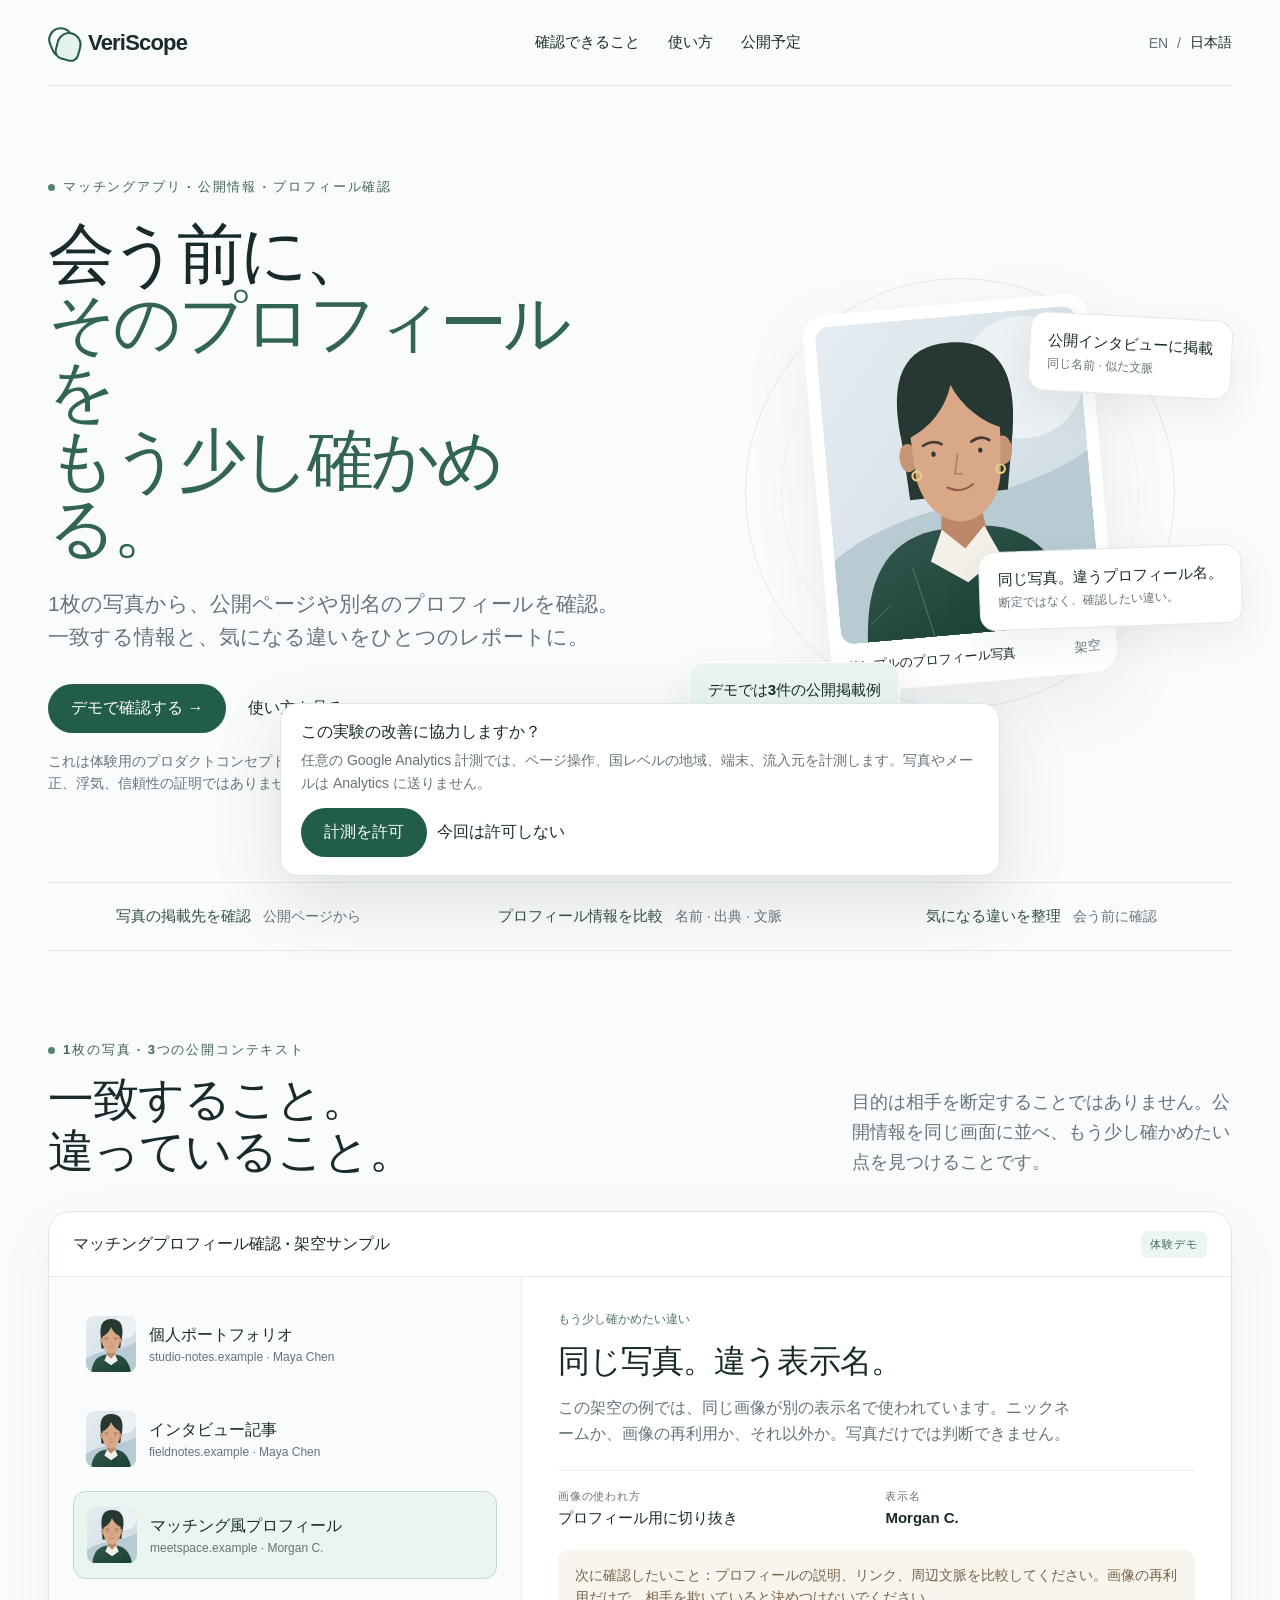
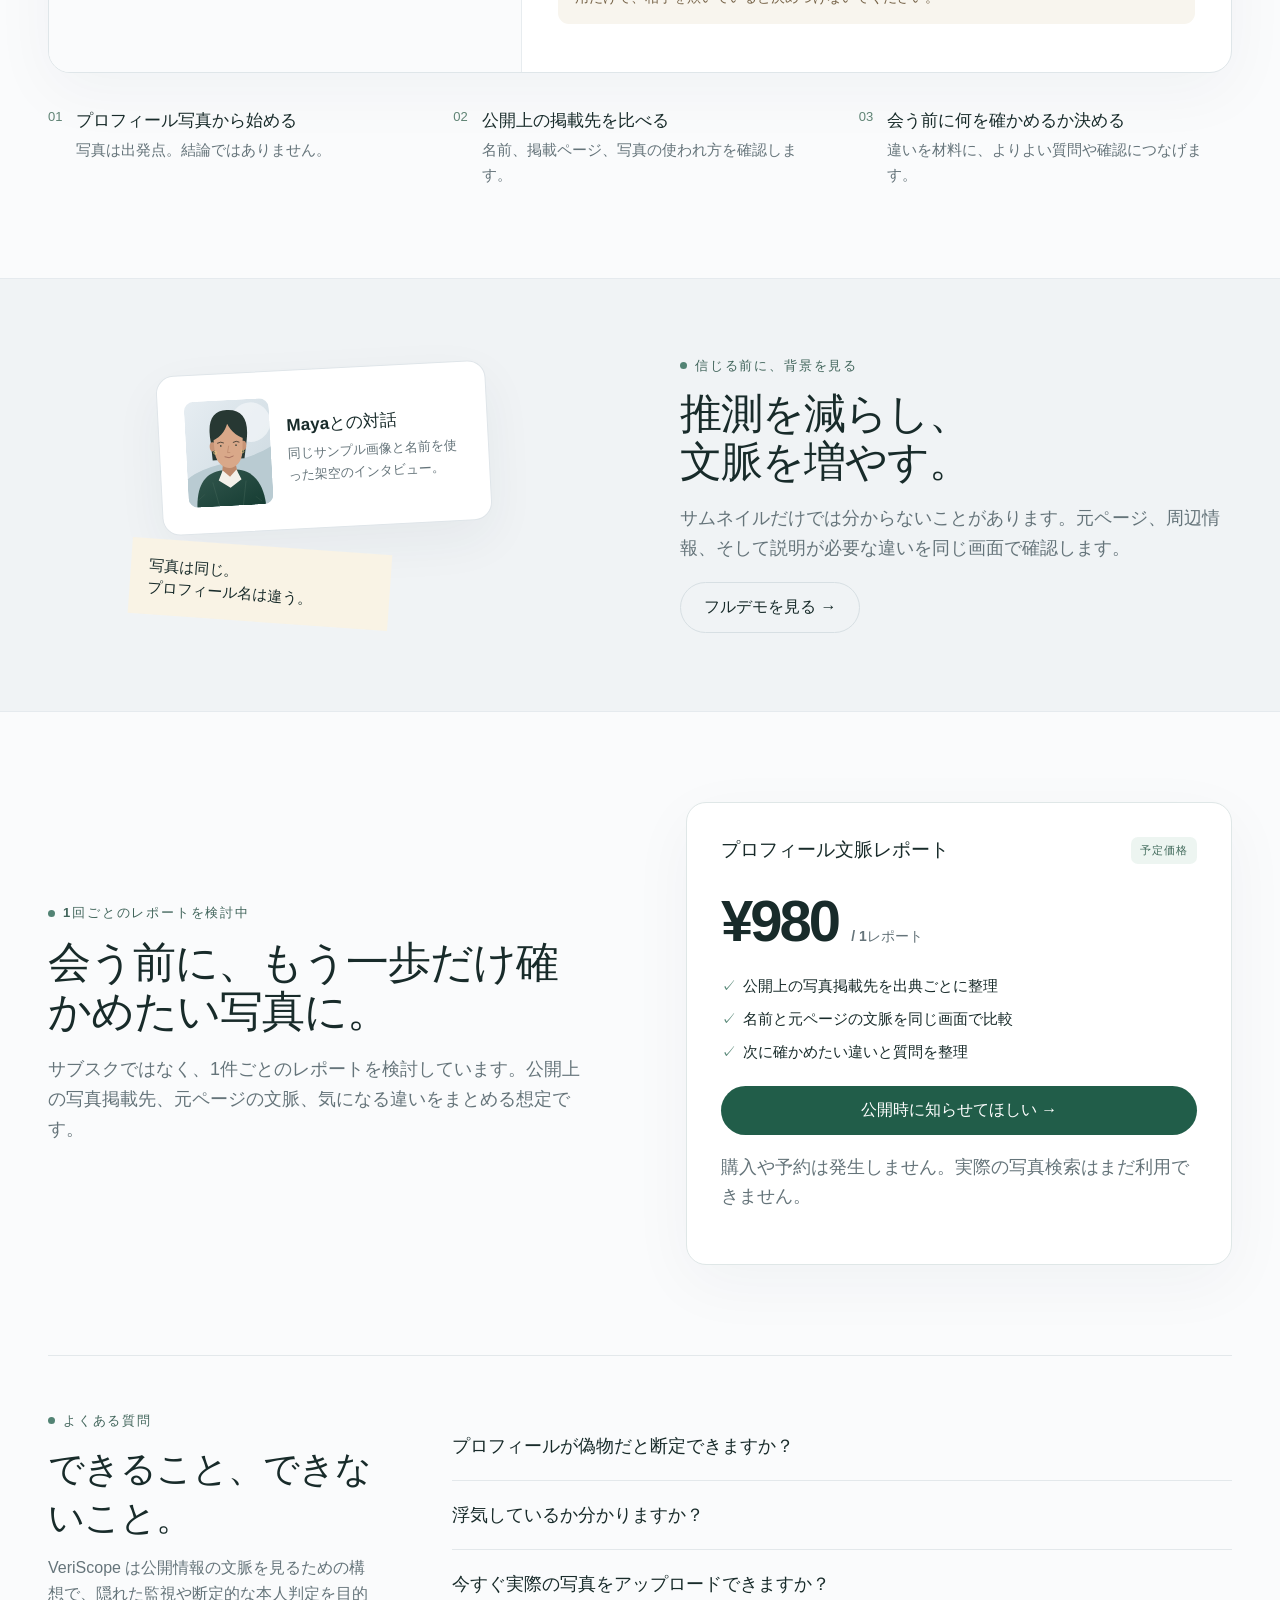
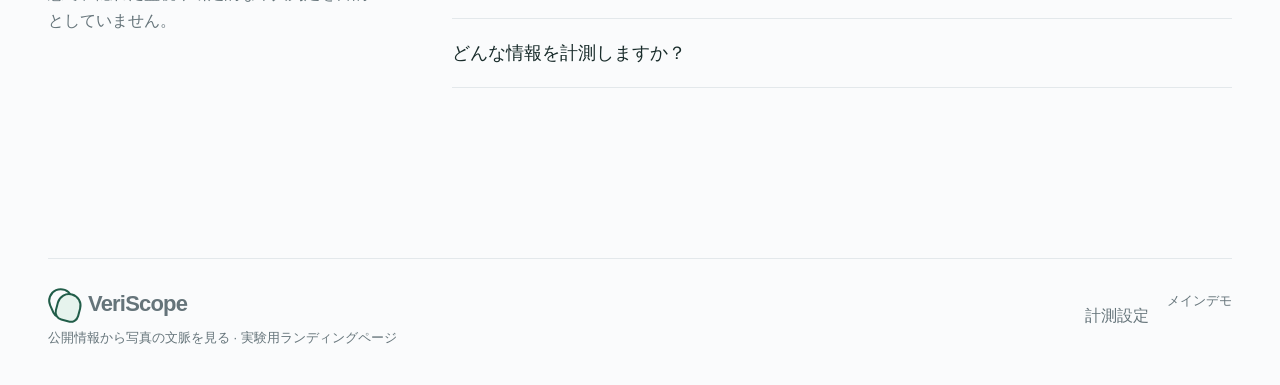
<file: people-intel-test/ja/dating-check/index.html>
<!doctype html>
<html lang="ja"><head><meta charset="utf-8"><meta name="viewport" content="width=device-width,initial-scale=1"><title>マッチングアプリのプロフィールを会う前に確認 | VeriScope</title><meta name="description" content="1枚の写真から公開ページや別名のプロフィールを確認。一致する情報と、気になる違いをひとつのレポートに。体験デモです。実際の検索はまだ利用できません。"><meta name="robots" content="index,follow"><meta name="referrer" content="strict-origin-when-cross-origin"><meta name="theme-color" content="#fafbfc"><link rel="canonical" href="https://dylanz-lab.github.io/HE-ZHANG-J.github.io/people-intel-test/ja/dating-check/"><link rel="alternate" hreflang="en" href="https://dylanz-lab.github.io/HE-ZHANG-J.github.io/people-intel-test/dating-profile-check/"><link rel="alternate" hreflang="ja" href="https://dylanz-lab.github.io/HE-ZHANG-J.github.io/people-intel-test/ja/dating-check/"><link rel="alternate" hreflang="x-default" href="https://dylanz-lab.github.io/HE-ZHANG-J.github.io/people-intel-test/dating-profile-check/"><meta property="og:type" content="website"><meta property="og:title" content="会う前に、そのプロフィールをもう少し確かめる | VeriScope"><meta property="og:description" content="1枚の写真から、公開ページとプロフィールの違いを確認。"><meta property="og:url" content="https://dylanz-lab.github.io/HE-ZHANG-J.github.io/people-intel-test/ja/dating-check/"><meta name="twitter:card" content="summary"><link rel="icon" href="../../assets/favicon.svg" type="image/svg+xml"><link rel="stylesheet" href="../../assets/style.css?v=0.3"><link rel="stylesheet" href="../../assets/type-tune.css?v=0.3.6"><link rel="stylesheet" href="../../assets/intent-page.css?v=1"></head>
<body class="intent-body" data-root="../../" data-intent-theme="jp_dating_check">
<a class="skip" href="#main">本文へ</a>
<div class="intent-shell"><header class="intent-nav"><a class="brand" href="../" aria-label="VeriScope"><span class="brand-mark" aria-hidden="true"></span>VeriScope</a><nav class="intent-nav-links"><a href="#what">確認できること</a><a href="#how">使い方</a><a href="#price">公開予定</a></nav><div class="intent-lang"><a href="../../dating-profile-check/">EN</a><span>/</span><a class="active" href="./">日本語</a></div></header></div>
<main id="main">
<div class="intent-shell"><section class="intent-hero"><div><div class="intent-kicker">マッチングアプリ · 公開情報 · プロフィール確認</div><h1>会う前に、<br><em>そのプロフィールを<br>もう少し確かめる。</em></h1><p class="intent-lead">1枚の写真から、公開ページや別名のプロフィールを確認。一致する情報と、気になる違いをひとつのレポートに。</p><div class="intent-actions"><a class="button primary" data-forward data-track="demo" href="../#demo">デモで確認する →</a><a class="button text" data-forward data-track="how" href="../#how">使い方を見る</a></div><p class="intent-note">これは体験用のプロダクトコンセプトです。写真の一致は手がかりであり、本人確認、不正、浮気、信頼性の証明ではありません。</p></div><div class="intent-stage" aria-hidden="true"><div class="intent-orbit"></div><div class="intent-photo"><img src="../../assets/portrait.svg" alt=""><div class="intent-photo-label"><b>サンプルのプロフィール写真</b><span>架空</span></div></div><div class="intent-floating top"><b>公開インタビューに掲載</b><small>同じ名前 · 似た文脈</small></div><div class="intent-floating bottom"><b>同じ写真。違うプロフィール名。</b><small>断定ではなく、確認したい違い。</small></div><div class="intent-floating count"><b>デモでは3件の公開掲載例</b></div></div></section>
<div class="intent-strip"><div><b>写真の掲載先を確認</b><span>公開ページから</span></div><div><b>プロフィール情報を比較</b><span>名前 · 出典 · 文脈</span></div><div><b>気になる違いを整理</b><span>会う前に確認</span></div></div>
<section class="intent-section" id="what"><div class="intent-heading"><div><div class="intent-kicker">1枚の写真 · 3つの公開コンテキスト</div><h2>一致すること。<br>違っていること。</h2></div><p>目的は相手を断定することではありません。公開情報を同じ画面に並べ、もう少し確かめたい点を見つけることです。</p></div><div class="intent-demo"><div class="intent-demo-head"><strong>マッチングプロフィール確認 · 架空サンプル</strong><span class="intent-badge">体験デモ</span></div><div class="intent-demo-body"><div class="intent-source-list"><div class="intent-source"><img src="../../assets/portrait.svg" alt=""><div><b>個人ポートフォリオ</b><small>studio-notes.example · Maya Chen</small></div></div><div class="intent-source"><img src="../../assets/portrait.svg" alt=""><div><b>インタビュー記事</b><small>fieldnotes.example · Maya Chen</small></div></div><div class="intent-source active"><img src="../../assets/portrait.svg" alt=""><div><b>マッチング風プロフィール</b><small>meetspace.example · Morgan C.</small></div></div></div><div class="intent-diff"><div class="mini">もう少し確かめたい違い</div><h3>同じ写真。違う表示名。</h3><p>この架空の例では、同じ画像が別の表示名で使われています。ニックネームか、画像の再利用か、それ以外か。写真だけでは判断できません。</p><div class="intent-facts"><div><small>画像の使われ方</small><strong>プロフィール用に切り抜き</strong></div><div><small>表示名</small><strong>Morgan C.</strong></div></div><div class="intent-warning"><strong>次に確認したいこと：</strong>プロフィールの説明、リンク、周辺文脈を比較してください。画像の再利用だけで、相手を欺いていると決めつけないでください。</div></div></div></div><div class="intent-steps" id="how"><div class="intent-step"><span>01</span><div><h3>プロフィール写真から始める</h3><p>写真は出発点。結論ではありません。</p></div></div><div class="intent-step"><span>02</span><div><h3>公開上の掲載先を比べる</h3><p>名前、掲載ページ、写真の使われ方を確認します。</p></div></div><div class="intent-step"><span>03</span><div><h3>会う前に何を確かめるか決める</h3><p>違いを材料に、よりよい質問や確認につなげます。</p></div></div></div></section></div>
<section class="intent-context"><div class="intent-shell intent-context-grid"><div><div class="intent-context-card"><div class="profile"><img src="../../assets/portrait.svg" alt=""><div><b>Mayaとの対話</b><p>同じサンプル画像と名前を使った架空のインタビュー。</p></div></div></div><div class="intent-context-note">写真は同じ。<br><strong>プロフィール名は違う。</strong></div></div><div class="intent-context-copy"><div class="intent-kicker">信じる前に、背景を見る</div><h2>推測を減らし、<br>文脈を増やす。</h2><p>サムネイルだけでは分からないことがあります。元ページ、周辺情報、そして説明が必要な違いを同じ画面で確認します。</p><a class="button outline" data-forward data-track="demo_context" href="../#demo">フルデモを見る →</a></div></div></section>
<div class="intent-shell"><section class="intent-section intent-price" id="price"><div><div class="intent-kicker">1回ごとのレポートを検討中</div><h2>会う前に、もう一歩だけ確かめたい写真に。</h2><p>サブスクではなく、1件ごとのレポートを検討しています。公開上の写真掲載先、元ページの文脈、気になる違いをまとめる想定です。</p></div><article class="intent-price-card"><div class="intent-price-top"><h3>プロフィール文脈レポート</h3><span class="intent-badge">予定価格</span></div><div class="intent-amount">¥980 <span>/ 1レポート</span></div><ul class="intent-benefits"><li>公開上の写真掲載先を出典ごとに整理</li><li>名前と元ページの文脈を同じ画面で比較</li><li>次に確かめたい違いと質問を整理</li></ul><a class="button primary full" data-forward data-track="launch" href="../#launch">公開時に知らせてほしい →</a><p class="intent-note">購入や予約は発生しません。実際の写真検索はまだ利用できません。</p></article></section>
<section class="intent-section intent-faq" id="faq"><div><div class="intent-kicker">よくある質問</div><h2>できること、できないこと。</h2><p>VeriScope は公開情報の文脈を見るための構想で、隠れた監視や断定的な本人判定を目的としていません。</p></div><div><details><summary>プロフィールが偽物だと断定できますか？</summary><p>できません。公開上の写真掲載先や不一致を手がかりとして示しますが、誰がアカウントを運営しているかまでは証明できません。</p></details><details><summary>浮気しているか分かりますか？</summary><p>分かりません。別の公開ページに同じ写真があることだけで、浮気や意図は判断できません。確認すべき公開情報の手がかりとして扱います。</p></details><details><summary>今すぐ実際の写真をアップロードできますか？</summary><p>この検証版ではできません。現在は架空のイラストでレポート体験を見せ、実際の検索基盤を作る前に需要を確認しています。</p></details><details><summary>どんな情報を計測しますか？</summary><p>別途同意した場合のみ、Google Analytics でページ操作、国レベルの地域、端末、流入元を計測します。メール、写真、ファイル名、顔データは Analytics に送りません。</p></details></div></section></div>
</main>
<div class="intent-shell"><footer class="intent-footer"><div><a class="brand" href="../"><span class="brand-mark" aria-hidden="true"></span>VeriScope</a><div style="margin-top:8px">公開情報から写真の文脈を見る · 実験用ランディングページ</div></div><div class="intent-footer-links"><button class="button text" id="intentMeasure">計測設定</button><a href="../">メインデモ</a></div></footer></div>
<div class="intent-consent" id="intentConsent"><strong>この実験の改善に協力しますか？</strong><p>任意の Google Analytics 計測では、ページ操作、国レベルの地域、端末、流入元を計測します。写真やメールは Analytics に送りません。</p><div class="intent-consent-actions"><button class="button primary" id="intentAllow">計測を許可</button><button class="button text" id="intentDeny">今回は許可しない</button></div></div>
<script src="../../assets/intent-page.js?v=1"></script>
</body></html>
</file>
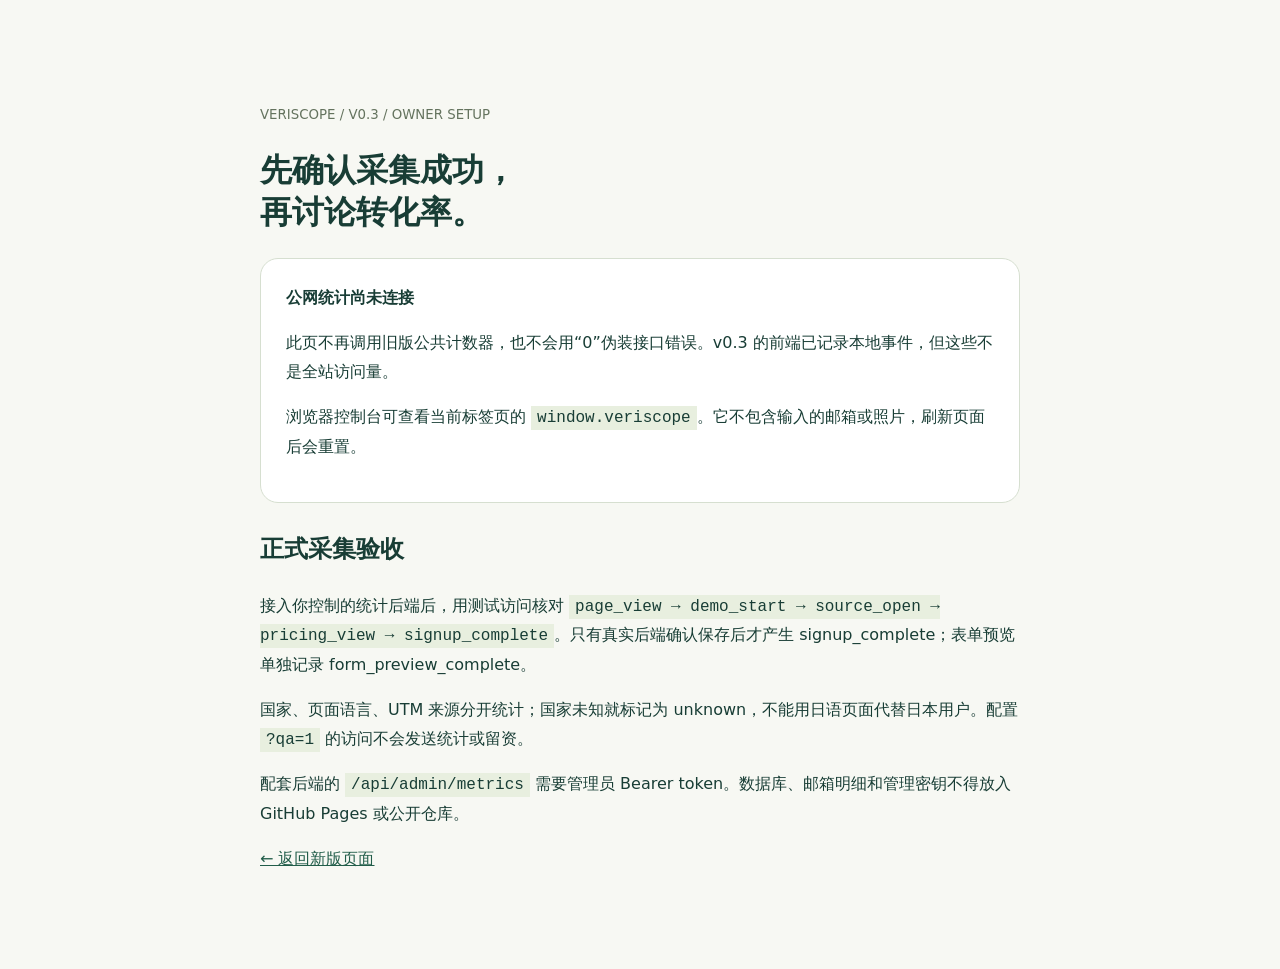
<file: people-intel-test/metrics.html>
<!doctype html><html lang="zh-CN"><head><meta charset="utf-8"><meta name="viewport" content="width=device-width,initial-scale=1"><meta name="robots" content="noindex,nofollow"><title>VeriScope v0.3 · 统计接入状态</title><style>body{background:#f7f8f3;color:#183d35;font:16px/1.8 system-ui;margin:0}main{max-width:760px;margin:70px auto;padding:30px}h1{line-height:1.3}code{overflow-wrap:anywhere;background:#e8efdf;padding:3px 6px}section{background:#fff;border:1px solid #d6dfd0;padding:25px;border-radius:18px;margin:25px 0}a{color:#215d49}small{color:#64735e}</style></head><body><main><small>VERISCOPE / V0.3 / OWNER SETUP</small><h1>先确认采集成功，<br>再讨论转化率。</h1><section><strong>公网统计尚未连接</strong><p>此页不再调用旧版公共计数器，也不会用“0”伪装接口错误。v0.3 的前端已记录本地事件，但这些不是全站访问量。</p><p>浏览器控制台可查看当前标签页的 <code>window.veriscope</code>。它不包含输入的邮箱或照片，刷新页面后会重置。</p></section><h2>正式采集验收</h2><p>接入你控制的统计后端后，用测试访问核对 <code>page_view → demo_start → source_open → pricing_view → signup_complete</code>。只有真实后端确认保存后才产生 signup_complete；表单预览单独记录 form_preview_complete。</p><p>国家、页面语言、UTM 来源分开统计；国家未知就标记为 unknown，不能用日语页面代替日本用户。配置 <code>?qa=1</code> 的访问不会发送统计或留资。</p><p>配套后端的 <code>/api/admin/metrics</code> 需要管理员 Bearer token。数据库、邮箱明细和管理密钥不得放入 GitHub Pages 或公开仓库。</p><a href="./">← 返回新版页面</a></main></body></html>
</file>
<file: people-intel-test/assets/style.css>
:root{--paper:#fafbfc;--white:#fff;--ink:#182b2a;--text:#3d4d52;--muted:#65747a;--line:#e3e8eb;--green:#215d49;--mint:#e6f3ed;--warm:#f8f0e5;--amber:#8a5727;--shadow:0 18px 65px #182b3a0b;color-scheme:light;font-family:Inter,"Avenir Next",Avenir,-apple-system,BlinkMacSystemFont,"Segoe UI",sans-serif;font-synthesis:none}
*{box-sizing:border-box}
body{margin:0;background:var(--paper);color:var(--ink);-webkit-font-smoothing:antialiased}
button,input,select{font:inherit}
button,a{-webkit-tap-highlight-color:transparent}
button{cursor:pointer}
button:disabled{cursor:not-allowed}
a{color:inherit;text-decoration:none}
button{color:inherit}
img{display:block;max-width:100%}
svg{width:20px;height:20px;display:block;flex-shrink:0}
p{line-height:1.65}
h1,h2,h3,p{margin-top:0}
button,a,summary,input,select{touch-action:manipulation}
button:focus-visible,a:focus-visible,input:focus-visible,select:focus-visible,summary:focus-visible{outline:3px solid #3c7b68;outline-offset:4px}
html{scroll-behavior:smooth;scroll-padding-top:100px}
[hidden]{display:none!important}
.container{width:min(1184px,calc(100% - 64px));margin:auto}
.skip{position:fixed;top:-100px;left:20px;background:var(--ink);color:white;padding:12px;z-index:100}
.skip:focus{top:15px}
.nav{height:86px;display:flex;align-items:center;justify-content:space-between;gap:32px;border-bottom:1px solid var(--line)}
.brand{display:flex;align-items:center;gap:10px;font-size:22px;font-weight:760;letter-spacing:-.8px}
.brand-mark{display:grid;place-items:center;width:30px;height:34px;position:relative}
.brand-mark:before,.brand-mark:after{content:"";border:2px solid var(--green);width:21px;height:25px;border-radius:13px 13px 9px 9px;position:absolute;transform:rotate(-24deg);left:1px;top:1px}
.brand-mark:after{left:8px;top:6px;background:var(--mint);transform:rotate(15deg)}
.nav-middle{display:flex;gap:30px;font-size:13px;font-weight:550}
.nav-middle a:hover{color:#215d49}
.nav-right{display:flex;gap:23px;align-items:center}
.lang{font-size:12px;display:flex;gap:9px;align-items:center}
.lang .active{font-weight:750}
.lang .dim{color:#627178}
.nav-cta{border:1px solid #d7dfe3;border-radius:100px;padding:11px 19px;background:transparent;font-weight:650;font-size:12px}
.nav-cta:hover{background:var(--mint)}
.hero{display:grid;grid-template-columns:1fr 1fr;align-items:center;gap:40px;padding:75px 0 65px}
.eyebrow{display:flex;gap:8px;align-items:center;text-transform:uppercase;letter-spacing:1.5px;font-size:11px;font-weight:650;color:#41655b}
.eyebrow:before{content:"";height:6px;width:6px;background:#528374;border-radius:100px}
.hero h1{font-size:clamp(48px,5.05vw,72px);line-height:1.04;letter-spacing:-3.7px;font-weight:620;margin:25px 0 23px}
.hero h1 em{font-style:normal;color:#326454}
.hero-copy>p{font-size:17px;max-width:438px;color:var(--muted);margin-bottom:28px}
.button{border:0;display:inline-flex;align-items:center;justify-content:center;gap:16px;min-height:49px;border-radius:100px;padding:14px 23px;font-size:13px;font-weight:650;transition:background .18s,transform .18s}
.button:hover{transform:translateY(-2px)}
.button.primary{background:var(--green);color:#fff}
.button.primary:hover{background:#163f31}
.button.light{background:var(--mint);color:var(--ink)}
.button.outline{border:1px solid #d7dfe3;background:transparent}
.button.text{background:none;padding-left:0;padding-right:0}
.actions{display:flex;align-items:center;gap:23px;flex-wrap:wrap}
.micro{font-size:11px!important;color:#66757b!important;line-height:1.6;margin:16px 0 0!important;display:flex;align-items:center;gap:7px}
.micro svg{width:13px;height:13px}
.hero-stage{position:relative;min-width:0;height:486px;display:grid;place-items:center;isolation:isolate}
.orbit{position:absolute;width:430px;height:430px;border:1px solid #e4e9ed;border-radius:50%;z-index:-1}
.orbit:after{content:"";position:absolute;inset:34px;border-radius:50%;border:1px dashed #e7ecef}
.stage-spot{width:364px;height:364px;background:radial-gradient(circle at 48% 43%,#edf1f4 0%,#f3f6f8 55%,#fafbfc 75%);border-radius:50%;position:absolute;z-index:-1}
.photo-card{width:262px;padding:10px 10px 14px;border-radius:19px;transform:rotate(-6deg);background:#fff;box-shadow:0 24px 60px #24364414;border:1px solid #fff;position:relative;margin-left:-65px}
.photo-card img{width:242px;height:291px;object-fit:cover;object-position:50% 28%;border-radius:12px}
.photo-label{display:flex;align-items:center;justify-content:space-between;padding:13px 4px 0;font-size:11px;color:#67777e}
.photo-label b{color:var(--ink);font-weight:650}
.photo-tag{position:absolute;top:24px;left:23px;background:#ffffffdd;border:1px solid #fff;border-radius:50px;padding:5px 9px;font-size:9px;letter-spacing:1px;font-weight:600}
.floating{position:absolute;background:white;box-shadow:0 12px 35px #20334212;border:1px solid #e4e9ed;border-radius:14px;display:flex;align-items:center;text-align:left;gap:13px;transition:transform .2s,box-shadow .2s}
.floating:hover{transform:translateY(-4px);box-shadow:0 20px 40px #2033421c}
.floating.source{right:0;top:79px;width:251px;padding:14px;transform:rotate(3deg)}
.floating.source:hover{transform:rotate(3deg) translateY(-4px)}
.floating.source img{width:43px;height:48px;border-radius:7px;object-fit:cover}
.floating b{display:block;font-size:12px;line-height:1.5;font-weight:650}
.floating small{display:block;font-size:10px;color:#66767d;margin-top:3px}
.floating.finding{right:-9px;top:300px;width:257px;padding:17px;transform:rotate(-2deg)}
.floating.finding:hover{transform:rotate(-2deg) translateY(-4px)}
.float-icon{width:36px;height:36px;background:var(--warm);border-radius:50%;display:grid;place-items:center;color:var(--amber);flex-shrink:0}
.float-arrow{margin-left:auto;color:#557d6f}
.floating.count{left:2px;bottom:29px;padding:12px 17px;background:#eaf5ef;border:1px solid white;gap:10px}
.floating.count b{font-size:11px}
.count-check{width:23px;height:23px;display:grid;place-items:center;border:1px solid #accdc0;border-radius:50%}
.stage-caption{position:absolute;right:10px;bottom:3px;font-size:9px;text-transform:uppercase;color:#697981;letter-spacing:1.1px}
.value-strip{border-top:1px solid var(--line);border-bottom:1px solid var(--line);display:grid;grid-template-columns:repeat(3,1fr);padding:22px 0;gap:22px}
.value-strip>div{display:flex;gap:13px;align-items:center;justify-content:center;font-size:12px;color:#63737b}
.value-strip b{font-weight:650;color:#344e48}
.value-strip svg{width:19px;height:19px}
.section{padding:90px 0}
.section-heading{display:flex;align-items:end;justify-content:space-between;gap:30px;margin-bottom:31px}
.section-heading h2{font-size:43px;font-weight:570;line-height:1.13;letter-spacing:-1.8px;margin:15px 0 0}
.section-heading p{max-width:310px;font-size:14px;color:var(--muted);margin:0}
.demo-app{border:1px solid #dfe6e9;border-radius:22px;background:#fff;overflow:hidden;box-shadow:var(--shadow);scroll-margin-top:28px}
.demo-top{min-height:64px;padding:15px 24px;border-bottom:1px solid #e7ecef;display:flex;align-items:center;justify-content:space-between;gap:12px}
.demo-title{font-size:13px;font-weight:650;display:flex;align-items:center;gap:9px}
.tiny-photo{width:30px;height:34px;object-fit:cover;border-radius:7px}
.demo-top-right{display:flex;align-items:center;gap:15px;font-size:10px;color:#68787e}
.badge{display:inline-flex;padding:5px 8px;border-radius:6px;font-size:9px;font-weight:700;letter-spacing:1px;background:#edf5f1;color:#416a5b}
.demo-body{display:grid;grid-template-columns:40% 60%;min-height:421px}
.source-list{padding:22px;border-right:1px solid #e7ecef;background:#fafbfc}
.list-caption{display:flex;justify-content:space-between;text-transform:uppercase;font-size:9px;letter-spacing:1.2px;color:#66767d;margin:0 0 15px;padding:0 3px}
.result{width:100%;display:grid;grid-template-columns:46px 1fr 17px;align-items:center;gap:12px;padding:14px 12px;border:1px solid transparent;border-radius:12px;background:transparent;text-align:left;margin-bottom:7px}
.result:hover{background:#f0f5f3}
.result[aria-pressed=true]{background:#eaf5ef;border-color:#bbd9cd}
.result img{width:46px;height:52px;object-fit:cover;border-radius:8px}
.result:nth-of-type(2) img{object-position:40% 15%;filter:none}
.result:nth-of-type(3) img{filter:grayscale(.85)}
.result strong{display:block;font-size:13px;font-weight:650}
.result small{display:block;color:#63747a;font-size:10px;margin-top:4px}
.result-tag{display:inline-flex;font-size:9px;padding:3px 6px;border-radius:4px;background:#faf0e1;color:#875720;margin-top:6px}
.result-detail{padding:29px 33px;position:relative;min-width:0}
.detail-kicker{font-size:10px;color:#4c7465;display:flex;align-items:center;gap:7px;margin-bottom:13px}
.detail-kicker:before{content:"";width:6px;height:6px;border-radius:50%;background:#78a38e}
.result-detail h3{font-size:26px;font-weight:580;letter-spacing:-.8px;line-height:1.2;max-width:395px;margin-bottom:12px}
.result-detail>p{font-size:13px;color:var(--muted);max-width:430px}
.facts{margin:19px 0 19px;display:grid;grid-template-columns:1fr 1fr;gap:15px;border-top:1px solid #e8edef;padding-top:17px}
.facts dt{font-size:9px;text-transform:uppercase;letter-spacing:1px;color:#65767d;margin-bottom:5px}
.facts dd{margin:0;font-size:12px;font-weight:600}
.evidence-button{border:1px solid #cfded7;border-radius:9px;padding:11px 13px;display:flex;align-items:center;gap:11px;font-size:11px;background:#fff}
.evidence-button:hover{background:#eff5f2}
.evidence-button svg{width:15px;height:15px}
.next-step{display:flex;gap:10px;font-size:11px;line-height:1.6;background:#f8f5ee;color:#776449;padding:13px 15px;border-radius:10px;margin-top:20px}
.next-step svg{width:15px;height:15px;margin-top:2px}
.demo-bottom{border-top:1px solid #e5eaed;padding:12px 23px;font-size:10px;color:#65767e;display:flex;justify-content:space-between;gap:12px}
.demo-bottom a{border-bottom:1px solid #b7cdc2;white-space:nowrap}
.workflow{padding-top:38px;display:grid;grid-template-columns:repeat(3,1fr);gap:35px}
.workflow>div{display:flex;gap:13px}
.step-no{font-size:11px;color:#5f8374;margin-top:3px}
.workflow h3{font-size:13px;font-weight:650;margin-bottom:5px}
.workflow p{font-size:12px;color:var(--muted);margin:0}
.story-section{background:#f0f3f5;border-top:1px solid #e5eaee;border-bottom:1px solid #e5eaee;padding:74px 0}
.story{display:grid;grid-template-columns:1fr 1fr;gap:90px;align-items:center}
.story-art{position:relative;min-height:310px;display:grid;place-items:center}
.mini-page{width:278px;background:#fff;border:1px solid #dee5e9;border-radius:12px;padding:18px 23px;transform:rotate(-4deg);box-shadow:0 13px 40px #2638460e}
.mini-page-bar{font-family:Georgia,serif;font-size:17px;border-bottom:1px solid #e5eaee;padding:0 0 9px;margin-bottom:14px}
.mini-article{display:flex;gap:14px;align-items:center}
.mini-article img{width:86px;height:102px;border-radius:3px;object-fit:cover}
.mini-article b{font-size:13px;font-weight:650;display:block}
.mini-article small{font-size:9px;line-height:1.5;display:block;color:#697a81;margin-top:6px}
.paper-line{height:5px;background:#edf0f3;margin-top:9px;width:100%;border-radius:2px}
.paper-line.short{width:68%}
.sticky{position:absolute;right:10px;bottom:0;width:225px;background:#f9f3e5;padding:16px 20px;transform:rotate(5deg);box-shadow:0 7px 15px #2436440b}
.sticky small{text-transform:uppercase;letter-spacing:1px;font-size:9px;color:#836d49}
.sticky p{font-size:14px;font-weight:550;line-height:1.45;margin:7px 0 0}
.story-copy h2{font-size:38px;line-height:1.16;font-weight:570;letter-spacing:-1.3px;margin:16px 0 18px}
.story-copy p{font-size:15px;color:var(--muted)}
.story-copy .button{margin-top:5px}
.pricing-section{display:grid;grid-template-columns:1fr 1fr;gap:100px;align-items:center}
.pricing-copy h2{font-size:42px;line-height:1.12;letter-spacing:-1.7px;font-weight:580;margin:16px 0 20px}
.pricing-copy p{font-size:15px;max-width:400px;color:var(--muted)}
.pricing-card{background:#fff;padding:32px;border-radius:19px;border:1px solid #dfe7e7;box-shadow:var(--shadow)}
.price-top{display:flex;align-items:center;justify-content:space-between;gap:15px}
.price-top h3{font-size:15px;font-weight:650;margin:0}
.price-amount{font-size:57px;letter-spacing:-3px;font-weight:550;margin-top:22px}
.price-amount span{font-size:12px;color:var(--muted);font-weight:450;letter-spacing:0;margin-left:8px}
.price-features{padding:20px 0;margin:0;display:grid;gap:10px;list-style:none}
.price-features li{font-size:12px;display:flex;align-items:center;gap:9px}
.price-features svg{width:15px;height:15px;color:#56856f}
.price-note{font-size:10px;color:#65757c;margin:13px 0 0;text-align:center}
.full{width:100%}
.faq{border-top:1px solid var(--line);padding:60px 0 72px;display:grid;grid-template-columns:1fr 1.65fr;gap:75px}
.faq h2{font-size:32px;letter-spacing:-1px;font-weight:560;margin:14px 0}
.faq p{color:var(--muted);font-size:13px}
.faq details{border-bottom:1px solid #e3e9ec;padding:18px 0}
.faq details:first-child{padding-top:0}
.faq summary{cursor:pointer;list-style:none;display:flex;align-items:center;justify-content:space-between;font-size:13px;font-weight:580;gap:20px}
.faq summary:after{content:"+";font-size:20px;font-weight:350}
.faq details[open] summary:after{content:"−"}
.faq details p{font-size:12px;margin:13px 25px 0 0}
.footer{border-top:1px solid var(--line);padding:27px 0 32px;display:flex;align-items:center;justify-content:space-between;gap:20px}
.footer .brand{font-size:17px}
.footer small{font-size:10px;color:#697880}
.footer-right{display:flex;gap:18px;align-items:center;font-size:11px;color:#65767d}
.footer-right button{padding:0;border:0;background:none;text-decoration:underline}
.modal{border:1px solid #dce4e8;background:var(--paper);color:var(--ink);border-radius:22px;width:min(750px,calc(100% - 32px));max-height:90dvh;padding:0;box-shadow:0 50px 120px #172b3b3d}
.modal::backdrop{background:#1b293c70;backdrop-filter:blur(6px)}
.modal-head{display:flex;align-items:center;justify-content:space-between;border-bottom:1px solid var(--line);padding:18px 23px;font-size:12px}
.close{border:1px solid #dce4e8;border-radius:50%;width:32px;height:32px;display:grid;place-items:center;background:#fff;font-size:18px}
.modal-body{padding:28px}
.browser-address{display:flex;gap:8px;align-items:center;font-size:11px;color:#65777e;background:#edf1f4;border-radius:7px;padding:10px 12px;margin-bottom:18px}
.source-page{border:1px solid #e0e6ea;background:#fff;padding:27px;border-radius:12px}
.source-page header{font-size:21px;font-family:Georgia,serif;border-bottom:1px solid #e5eaed;padding-bottom:15px;margin-bottom:20px}
.source-page .source-preview{display:flex;gap:23px;align-items:center}
.source-preview img{width:140px;height:160px;object-fit:cover;border-radius:6px}
.source-preview h3{font-size:24px;font-weight:570;letter-spacing:-.7px}
.source-preview p{font-size:13px;color:var(--muted);margin:0}
.sample-note{font-size:11px;color:#66777e;line-height:1.6;margin:15px 0 0}
.join-modal{max-width:455px}
.join-modal h2{font-size:29px;line-height:1.15;font-weight:560;letter-spacing:-1px;margin:16px 0}
.join-modal .lead{font-size:13px;color:var(--muted)}
.form-field{display:block;font-size:12px;font-weight:600;margin:17px 0 8px}
.join-modal input[type=email],.join-modal select{width:100%;padding:12px 13px;border:1px solid #d5dfe3;border-radius:8px;background:#fff;color:var(--ink);font-size:14px;min-height:47px}
.consent-check{display:flex;align-items:start;gap:9px;font-size:11px;line-height:1.55;color:#60737a;margin:17px 0}
.consent-check input{margin-top:3px;accent-color:var(--green)}
.form-status{font-size:12px;line-height:1.5;margin:14px 0 0;color:#27654f}
.form-status.error{color:#994027}
.preview-banner{font-size:11px;line-height:1.55;padding:12px;border:1px solid #e7dbc4;border-radius:9px;background:#faf5eb;color:#79603b;margin-bottom:16px}
.honeypot{position:absolute;width:1px;height:1px;overflow:hidden;clip-path:inset(50%)}
.success-icon{width:44px;height:44px;border-radius:50%;background:var(--mint);display:grid;place-items:center;margin-bottom:20px}
.consent-panel{position:fixed;bottom:20px;left:20px;background:#fff;border:1px solid var(--line);padding:17px;border-radius:14px;box-shadow:var(--shadow);max-width:330px;z-index:20}
.consent-panel p{font-size:12px;color:var(--muted);margin:7px 0 12px}
.consent-panel strong{font-size:13px}
.consent-panel .button{min-height:35px;padding:8px 12px;font-size:11px}
.consent-panel .actions{gap:15px}
.live-only{display:none}
body.live-ready .live-only{display:inline-flex}
body.live-ready .preview-only{display:none}
html[lang=ja] .hero h1{font-size:clamp(38px,4.1vw,56px);line-height:1.25;letter-spacing:-1.8px}
html[lang=ja] h2{letter-spacing:-1px}
html[lang=ja] .hero-copy>p{font-size:15px;line-height:1.9}
.start-glow{animation:focus-demo .7s ease-out}
@keyframes focus-demo{0%{box-shadow:0 0 0 5px #b8d9cd}
100%{box-shadow:var(--shadow)}
}
@media(min-width:1450px){.hero h1{font-size:76px}
}
@media(max-width:1050px){.hero h1{font-size:58px}
.hero{gap:20px}
.floating.source{right:-8px;width:223px}
.floating.finding{right:-8px;width:238px}
.photo-card{margin-left:-55px;width:238px}
.photo-card img{width:218px;height:280px}
.hero-stage{height:450px}
.orbit{width:365px;height:365px}
.stage-spot{width:325px;height:325px}
.story{gap:50px}
.pricing-section{gap:55px}
.sticky{right:-10px}
.result-detail{padding:25px}
.demo-body{grid-template-columns:42% 58%}
}
@media(max-width:760px){html{scroll-padding-top:24px}
.container{width:calc(100% - 38px)}
.nav{height:72px;gap:15px}
.brand{font-size:20px}
.nav-middle,.nav-cta{display:none}
.nav-right{gap:10px}
.hero{grid-template-columns:1fr;padding:40px 0 33px;gap:17px}
.hero h1{font-size:57px;letter-spacing:-2.8px;line-height:1.03;margin:20px 0}
.hero-copy>p{font-size:15px;max-width:430px;margin-bottom:23px}
.eyebrow{font-size:10px;letter-spacing:1.2px}
.actions{gap:20px}
.hero-stage{height:386px;max-width:430px;width:100%;margin:5px auto 0}
.orbit{width:320px;height:320px}
.stage-spot{width:277px;height:277px}
.photo-card{width:205px;margin-left:-55px;transform:rotate(-6deg)}
.photo-card img{width:183px;height:226px}
.photo-label{font-size:9px;padding-top:11px}
.photo-tag{font-size:8px;padding:5px 7px;top:20px;left:18px}
.floating.source{width:189px;right:0;top:44px;gap:9px;padding:12px}
.floating.source img{width:32px;height:38px}
.floating b{font-size:10px}
.floating small{font-size:8px}
.floating.finding{width:202px;right:0;top:250px;padding:13px;gap:10px}
.float-icon{width:29px;height:29px}
.float-icon svg{width:16px;height:16px}
.floating.count{left:0;bottom:28px;padding:10px 12px}
.floating.count b{font-size:10px}
.stage-caption{font-size:8px;right:0;bottom:0}
.value-strip{gap:12px;padding:19px 0}
.value-strip>div{display:block;text-align:center;font-size:10px;line-height:1.6}
.value-strip svg{margin:0 auto 7px;width:17px;height:17px}
.value-strip b{display:block}
.value-strip span{display:none}
.section{padding:55px 0}
.section-heading{display:block}
.section-heading h2{font-size:35px;letter-spacing:-1.3px;margin-bottom:15px}
.section-heading p{font-size:13px;max-width:none}
.demo-top{padding:13px 15px;align-items:center}
.demo-title{font-size:11px;gap:7px}
.demo-top-right{gap:0}
.demo-top-right .sample-id{display:none}
.badge{font-size:8px;letter-spacing:.5px}
.demo-app{border-radius:16px}
.demo-body{display:flex;flex-direction:column}
.source-list{padding:17px 12px 12px;border-right:0;border-bottom:1px solid #e3eaec;display:grid;grid-template-columns:repeat(3,minmax(0,1fr));gap:6px}
.list-caption{grid-column:1/-1;margin-bottom:6px}
.result{display:flex;flex-direction:column;text-align:center;padding:10px 5px;gap:8px;margin:0;align-items:center}
.result img{width:40px;height:42px}
.result>svg{display:none}
.result strong{font-size:10px}
.result small{font-size:8px;overflow-wrap:anywhere}
.result-tag{font-size:8px}
.result-detail{padding:23px 20px}
.result-detail h3{font-size:26px}
.result-detail>p{font-size:12px}
.demo-bottom{display:block;padding:13px 17px;font-size:9px;line-height:1.6}
.demo-bottom a{display:inline-block;margin-top:5px}
.workflow{grid-template-columns:1fr;gap:20px;padding-top:28px}
.workflow h3{font-size:13px}
.workflow p{font-size:12px}
.story-section{padding:40px 0 49px}
.story{grid-template-columns:1fr;gap:32px}
.story-art{min-height:300px;max-width:380px;width:100%;margin:auto}
.sticky{right:0;bottom:0;width:200px}
.sticky p{font-size:13px}
.story-copy h2{font-size:33px;margin-top:15px}
.story-copy p{font-size:14px}
.pricing-section{grid-template-columns:1fr;gap:24px}
.pricing-copy h2{font-size:34px}
.pricing-copy p{font-size:14px;margin-bottom:0}
.pricing-card{padding:27px 24px}
.price-amount{font-size:52px}
.faq{grid-template-columns:1fr;gap:22px;padding:38px 0 45px}
.faq h2{font-size:29px}
.faq summary{font-size:13px}
.footer{align-items:start;flex-wrap:wrap;padding:25px 0;gap:15px}
.footer small{width:100%;order:3;line-height:1.6}
.footer-right{font-size:10px}
.modal-body{padding:21px}
.source-page{padding:18px}
.source-preview img{width:93px;height:121px}
.source-page .source-preview{gap:16px}
.source-preview h3{font-size:20px}
.source-preview p{font-size:11px}
.consent-panel{bottom:12px;left:12px;right:12px;max-width:none}
html[lang=ja] .hero h1{font-size:43px;letter-spacing:-1.5px}
html[lang=ja] .floating.finding{width:210px}
}
@media(prefers-reduced-motion:reduce){html{scroll-behavior:auto}
*,*:before,*:after{animation:none!important;transition:none!important}
}
@media(max-width:355px){.hero h1{font-size:49px}
.hero-stage{height:360px}
.floating.source{width:172px}
.floating.finding{width:183px}
.photo-card{margin-left:-75px}
.hero .actions{gap:11px}
.hero .button{font-size:12px}
}


/* Keep the complete action and a result cue above the mobile fold. */
@media(max-width:760px){.hero h1{font-size:44px;letter-spacing:-2px;line-height:1.07}
.hero{padding-top:33px}
.hero-stage{height:340px}
.floating.source{top:31px}
.floating.finding{top:212px}
.photo-card{width:193px}
.photo-card img{width:171px;height:210px}
.orbit{width:289px;height:289px}
.stage-spot{width:253px;height:253px}
.floating.count{bottom:19px}
}
@media(max-width:355px){.hero h1{font-size:39px;letter-spacing:-1.8px}
}


/* V0.3.1: neutral surfaces and restrained emerald accents; layout unchanged. */
.nav-cta{background:var(--white);border-color:#d7e0e4;box-shadow:0 1px 2px #15263503}

.nav-cta:hover{background:#f0f7f3;border-color:#bfd6cc}

.photo-card{border-color:#e7ecef;box-shadow:0 22px 54px #20334213,0 2px 6px #20334205}

.photo-tag{color:#334d48;background:#fffffff0;border-color:#ffffffee}

.floating{box-shadow:0 12px 32px #2033420e,0 2px 5px #20334204}

.floating:hover{box-shadow:0 18px 38px #20334218,0 2px 5px #20334205}

.floating.count{border-color:#d8eade;box-shadow:0 9px 24px #2033420a}

.value-strip{color:#617078}

.story-section{background:#f2f5f7}

.demo-app{box-shadow:0 12px 46px #20334208,0 2px 6px #20334203}

.pricing-card{box-shadow:0 14px 44px #20334209,0 2px 5px #20334203}

.evidence-button{box-shadow:0 1px 2px #20334204}

.modal{background:#fafbfc}

.form-status.error{color:#993d2c}
</file>
<file: people-intel-test/assets/type-tune.css>
/* V0.3.6 readability pass — larger type, stronger hierarchy; layout and palette stay unchanged. */
:root{--vs-body:17px;--vs-body-lg:19px;--vs-small:14px;--vs-meta:13px}
.nav-middle{font-size:15px}
.lang{font-size:14px}
.nav-cta{font-size:14px}
.eyebrow{font-size:13px;letter-spacing:.14em}
.hero-copy>p{font-size:21px;line-height:1.58;max-width:590px}
.button{font-size:16px;min-height:48px}
.micro{font-size:14px!important;line-height:1.5}
.photo-label{font-size:13px}
.photo-tag{font-size:11px}
.floating b{font-size:14px;line-height:1.35}
.floating small{font-size:12px;line-height:1.4}
.floating.count b{font-size:13px}
.stage-caption{font-size:11px}
.value-strip>div{font-size:14px}
.value-strip b{font-size:15px}
.section-heading p{font-size:18px;line-height:1.6}
.demo-title{font-size:15px}
.demo-top-right{font-size:12px}
.badge{font-size:11px}
.list-caption{font-size:11px}
.result strong{font-size:16px;line-height:1.3}
.result small{font-size:12px}
.result-tag{font-size:11px}
.detail-kicker{font-size:12px}
.result-detail h3{font-size:31px;line-height:1.2}
.result-detail>p{font-size:16px;line-height:1.65}
.facts dt{font-size:11px}
.facts dd{font-size:15px}
.evidence-button{font-size:14px;min-height:44px}
.next-step{font-size:14px;line-height:1.55}
.demo-bottom{font-size:13px}
.step-no{font-size:13px}
.workflow h3{font-size:16px}
.workflow p{font-size:15px;line-height:1.55}
.mini-article b{font-size:15px}
.mini-article small{font-size:11px;line-height:1.45}
.sticky small{font-size:11px}
.sticky p{font-size:17px;line-height:1.35}
.story-copy p{font-size:18px;line-height:1.65}
.pricing-copy p{font-size:18px;line-height:1.65}
.price-top h3{font-size:18px}
.price-amount span{font-size:14px}
.price-features li{font-size:15px;line-height:1.55}
.price-note{font-size:13px}
.pricing-card .button{font-size:17px;min-height:54px}
.faq p{font-size:16px;line-height:1.6}
.faq summary{font-size:17px;line-height:1.45;padding-top:20px;padding-bottom:20px}
.faq details p{font-size:15px;line-height:1.65}
.footer small{font-size:12px}
.footer-right{font-size:13px}
.modal-head{font-size:14px}
.browser-address{font-size:13px}
.source-page header{font-size:24px}
.source-preview h3{font-size:27px}
.source-preview p{font-size:16px;line-height:1.6}
.sample-note{font-size:13px;line-height:1.55}
.join-modal .lead{font-size:16px;line-height:1.6}
.form-field{font-size:14px}
.consent-check{font-size:13px;line-height:1.5}
.form-status{font-size:14px}
.preview-banner{font-size:13px;line-height:1.55}
.consent-panel p{font-size:14px}
.consent-panel strong{font-size:15px}
.consent-panel .button{font-size:14px}
html[lang=ja] .hero-copy>p{font-size:19px}
html[lang=ja] .faq summary{font-size:16px}
@media(max-width:760px){
  .nav-cta{font-size:13px}
  .hero-copy>p{font-size:18px}
  .eyebrow{font-size:12px}
  .button{font-size:15px;min-height:46px}
  .micro{font-size:13px!important}
  .photo-label{font-size:11px}
  .photo-tag{font-size:10px}
  .floating b{font-size:12px}
  .floating small{font-size:10px}
  .floating.count b{font-size:12px}
  .stage-caption{font-size:10px}
  .value-strip>div{font-size:12px}
  .value-strip b{font-size:13px}
  .section-heading p{font-size:16px}
  .demo-title{font-size:13px}
  .badge{font-size:10px}
  .list-caption{font-size:10px}
  .result strong{font-size:13px}
  .result small{font-size:10px}
  .result-tag{font-size:10px}
  .result-detail h3{font-size:28px}
  .result-detail>p{font-size:15px}
  .facts dd{font-size:14px}
  .next-step{font-size:13px}
  .demo-bottom{font-size:11px}
  .workflow h3{font-size:15px}
  .workflow p{font-size:14px}
  .sticky p{font-size:16px}
  .story-copy p{font-size:16px}
  .pricing-copy p{font-size:16px}
  .price-features li{font-size:14px}
  .faq summary{font-size:16px}
  .faq details p{font-size:14px}
  .footer-right{font-size:12px}
  .source-preview p{font-size:14px}
  html[lang=ja] .hero-copy>p{font-size:18px}
  html[lang=ja] .faq summary{font-size:15px}
}
@media(max-width:355px){.hero .button{font-size:14px}}
</file>
<file: people-intel-test/assets/intent-page.css>
/* VeriScope intent landing pages */
.intent-body{background:#fafbfc;color:#182b2a}
.intent-shell{width:min(1184px,calc(100% - 64px));margin:auto}
.intent-nav{height:86px;display:flex;align-items:center;justify-content:space-between;gap:28px;border-bottom:1px solid #e3e8eb}
.intent-nav-links{display:flex;align-items:center;gap:28px;font-size:15px}
.intent-nav-links a:hover{color:#215d49}
.intent-lang{display:flex;gap:9px;align-items:center;color:#65747a;font-size:14px}
.intent-lang .active{color:#182b2a;font-weight:700}
.intent-hero{display:grid;grid-template-columns:minmax(0,1.03fr) minmax(420px,.97fr);gap:64px;align-items:center;padding:92px 0 74px}
.intent-kicker{display:flex;gap:8px;align-items:center;text-transform:uppercase;letter-spacing:.14em;font-size:13px;font-weight:700;color:#41655b}
.intent-kicker:before{content:"";width:7px;height:7px;border-radius:50%;background:#528374}
.intent-hero h1{font-size:clamp(54px,5.2vw,76px);line-height:1.03;letter-spacing:-3.7px;font-weight:620;margin:24px 0 24px;max-width:760px}
.intent-hero h1 em{font-style:normal;color:#326454}
.intent-lead{font-size:21px;line-height:1.6;color:#65747a;max-width:660px;margin:0 0 30px}
.intent-actions{display:flex;align-items:center;gap:22px;flex-wrap:wrap}
.intent-note{font-size:14px;line-height:1.55;color:#65747a;margin-top:18px;max-width:660px}
.intent-stage{position:relative;min-height:510px;display:grid;place-items:center}
.intent-orbit{position:absolute;width:430px;height:430px;border:1px solid #e4e9ed;border-radius:50%}
.intent-orbit:after{content:"";position:absolute;inset:35px;border:1px dashed #e7ecef;border-radius:50%}
.intent-photo{position:relative;z-index:2;width:286px;padding:11px 11px 16px;background:#fff;border:1px solid #fff;border-radius:22px;box-shadow:0 24px 70px #24364414;transform:rotate(-5deg)}
.intent-photo img{width:264px;height:318px;object-fit:cover;border-radius:14px}
.intent-photo-label{display:flex;align-items:center;justify-content:space-between;padding:14px 4px 0;font-size:13px;color:#65747a}
.intent-photo-label b{color:#182b2a}
.intent-floating{position:absolute;z-index:3;background:#fff;border:1px solid #e3e8eb;border-radius:16px;box-shadow:0 14px 38px #20334213;padding:17px 18px;max-width:270px}
.intent-floating b{display:block;font-size:15px;line-height:1.35}
.intent-floating small{display:block;font-size:12px;line-height:1.45;color:#65747a;margin-top:5px}
.intent-floating.top{right:0;top:78px;transform:rotate(3deg)}
.intent-floating.bottom{right:-10px;top:310px;transform:rotate(-2deg)}
.intent-floating.count{left:0;bottom:30px;background:#eaf5ef;border-color:#fff}
.intent-strip{display:grid;grid-template-columns:repeat(3,1fr);gap:20px;border-top:1px solid #e3e8eb;border-bottom:1px solid #e3e8eb;padding:24px 0}
.intent-strip>div{display:flex;justify-content:center;gap:12px;align-items:center;color:#65747a;font-size:14px}
.intent-strip b{color:#344e48;font-size:15px}
.intent-section{padding:90px 0}
.intent-heading{display:grid;grid-template-columns:1fr 380px;gap:42px;align-items:end;margin-bottom:34px}
.intent-heading h2{font-size:46px;line-height:1.12;letter-spacing:-1.9px;font-weight:580;margin:15px 0 0}
.intent-heading p{font-size:18px;line-height:1.65;color:#65747a;margin:0}
.intent-demo{background:#fff;border:1px solid #dfe6e9;border-radius:22px;box-shadow:0 18px 65px #182b3a0b;overflow:hidden}
.intent-demo-head{min-height:65px;border-bottom:1px solid #e7ecef;padding:16px 24px;display:flex;align-items:center;justify-content:space-between;gap:18px}
.intent-demo-head strong{font-size:16px}
.intent-badge{display:inline-flex;padding:6px 9px;border-radius:7px;background:#edf5f1;color:#416a5b;font-size:11px;font-weight:700;letter-spacing:.08em;text-transform:uppercase}
.intent-demo-body{display:grid;grid-template-columns:40% 60%;min-height:395px}
.intent-source-list{padding:24px;border-right:1px solid #e7ecef;background:#fafbfc}
.intent-source{display:grid;grid-template-columns:50px 1fr;gap:13px;align-items:center;padding:15px 13px;border-radius:13px;margin-bottom:9px}
.intent-source.active{background:#eaf5ef;border:1px solid #bbd9cd}
.intent-source img{width:50px;height:56px;object-fit:cover;border-radius:8px}
.intent-source b{display:block;font-size:16px}
.intent-source small{display:block;font-size:12px;color:#65747a;margin-top:4px}
.intent-diff{padding:34px 36px}
.intent-diff .mini{font-size:12px;color:#4c7465;margin-bottom:14px}
.intent-diff h3{font-size:32px;line-height:1.2;letter-spacing:-.9px;margin:0 0 14px;font-weight:590}
.intent-diff p{font-size:16px;line-height:1.67;color:#65747a;max-width:520px}
.intent-facts{display:grid;grid-template-columns:1fr 1fr;gap:18px;border-top:1px solid #e8edef;padding-top:18px;margin-top:22px}
.intent-facts small{display:block;font-size:11px;letter-spacing:.08em;text-transform:uppercase;color:#65747a;margin-bottom:5px}
.intent-facts strong{font-size:15px}
.intent-warning{margin-top:22px;padding:15px 17px;border-radius:11px;background:#f8f5ee;color:#776449;font-size:14px;line-height:1.55}
.intent-steps{display:grid;grid-template-columns:repeat(3,1fr);gap:32px;margin-top:36px}
.intent-step{display:flex;gap:14px}
.intent-step span{font-size:13px;color:#5f8374}
.intent-step h3{font-size:17px;margin:0 0 6px}
.intent-step p{font-size:15px;color:#65747a;margin:0}
.intent-context{background:#f0f3f5;border-top:1px solid #e5eaee;border-bottom:1px solid #e5eaee;padding:78px 0}
.intent-context-grid{display:grid;grid-template-columns:1fr 1fr;gap:80px;align-items:center}
.intent-context-card{width:330px;margin:auto;background:#fff;border:1px solid #dfe5e9;border-radius:18px;padding:26px;box-shadow:0 18px 50px #2638460e;transform:rotate(-3deg)}
.intent-context-card .profile{display:flex;gap:17px;align-items:center}
.intent-context-card img{width:88px;height:106px;border-radius:10px;object-fit:cover}
.intent-context-card b{font-size:17px}
.intent-context-card p{font-size:13px;color:#65747a;margin:6px 0 0}
.intent-context-note{margin:18px 0 0 82px;background:#f9f3e5;padding:16px 18px;max-width:260px;transform:rotate(4deg);font-size:15px;line-height:1.45}
.intent-context-copy h2{font-size:42px;line-height:1.15;letter-spacing:-1.5px;font-weight:580;margin:15px 0 18px}
.intent-context-copy p{font-size:18px;line-height:1.65;color:#65747a}
.intent-price{display:grid;grid-template-columns:1fr 1fr;gap:92px;align-items:center}
.intent-price h2{font-size:43px;line-height:1.13;letter-spacing:-1.7px;font-weight:580;margin:16px 0 20px}
.intent-price p{font-size:18px;line-height:1.65;color:#65747a}
.intent-price-card{background:#fff;border:1px solid #dfe7e7;border-radius:20px;padding:34px;box-shadow:0 18px 65px #182b3a0b}
.intent-price-top{display:flex;justify-content:space-between;gap:20px;align-items:center}
.intent-price-top h3{font-size:19px;margin:0}
.intent-amount{font-size:58px;letter-spacing:-3px;font-weight:560;margin:23px 0 20px}
.intent-amount span{font-size:14px;letter-spacing:0;color:#65747a}
.intent-benefits{list-style:none;padding:0;margin:0 0 22px}
.intent-benefits li{font-size:15px;line-height:1.55;margin:10px 0;padding-left:22px;position:relative}
.intent-benefits li:before{content:"✓";position:absolute;left:0;color:#548574}
.intent-faq{display:grid;grid-template-columns:330px 1fr;gap:74px;border-top:1px solid #e3e8eb;padding-top:56px}
.intent-faq h2{font-size:36px;margin:15px 0 12px}
.intent-faq>div:first-child p{font-size:16px;color:#65747a}
.intent-faq details{border-bottom:1px solid #e3e8eb}
.intent-faq summary{cursor:pointer;list-style:none;font-size:18px;font-weight:650;padding:22px 0}
.intent-faq details p{font-size:16px;color:#65747a;padding:0 0 20px;margin:0}
.intent-footer{margin-top:80px;border-top:1px solid #e3e8eb;padding:28px 0 38px;display:flex;align-items:center;justify-content:space-between;gap:20px;color:#65747a;font-size:13px}
.intent-footer-links{display:flex;gap:18px}
.intent-consent{position:fixed;left:50%;bottom:24px;transform:translateX(-50%);z-index:100;background:#fff;border:1px solid #dfe7e7;border-radius:18px;box-shadow:0 24px 70px #1b303022;padding:18px 20px;width:min(720px,calc(100% - 32px));display:none}
.intent-consent.show{display:block}
.intent-consent strong{font-size:16px}
.intent-consent p{font-size:14px;color:#65747a;margin:6px 0 13px}
.intent-consent-actions{display:flex;gap:10px;flex-wrap:wrap}
@media(max-width:900px){.intent-hero{grid-template-columns:1fr;gap:26px;padding-top:64px}.intent-stage{min-height:460px}.intent-heading{grid-template-columns:1fr}.intent-demo-body{grid-template-columns:1fr}.intent-source-list{border-right:0;border-bottom:1px solid #e7ecef}.intent-steps{grid-template-columns:1fr}.intent-context-grid,.intent-price{grid-template-columns:1fr;gap:48px}.intent-faq{grid-template-columns:1fr;gap:28px}.intent-strip{grid-template-columns:1fr}.intent-strip>div{justify-content:flex-start}.intent-nav-links{display:none}}
@media(max-width:620px){.intent-shell{width:min(100% - 32px,1184px)}.intent-hero h1{font-size:48px;letter-spacing:-2.4px}.intent-lead{font-size:18px}.intent-stage{min-height:430px}.intent-photo{width:235px}.intent-photo img{width:213px;height:257px}.intent-floating{max-width:205px;padding:13px}.intent-floating.top{right:-6px;top:70px}.intent-floating.bottom{right:-10px;top:285px}.intent-floating.count{left:-5px;bottom:20px}.intent-heading h2{font-size:38px}.intent-demo-head{padding:14px 16px}.intent-source-list,.intent-diff{padding:20px}.intent-diff h3{font-size:28px}.intent-context{padding:64px 0}.intent-context-card{width:280px}.intent-context-note{margin-left:48px}.intent-price h2{font-size:38px}.intent-faq{padding-top:44px}.intent-footer{align-items:flex-start;flex-direction:column}}
</file>
